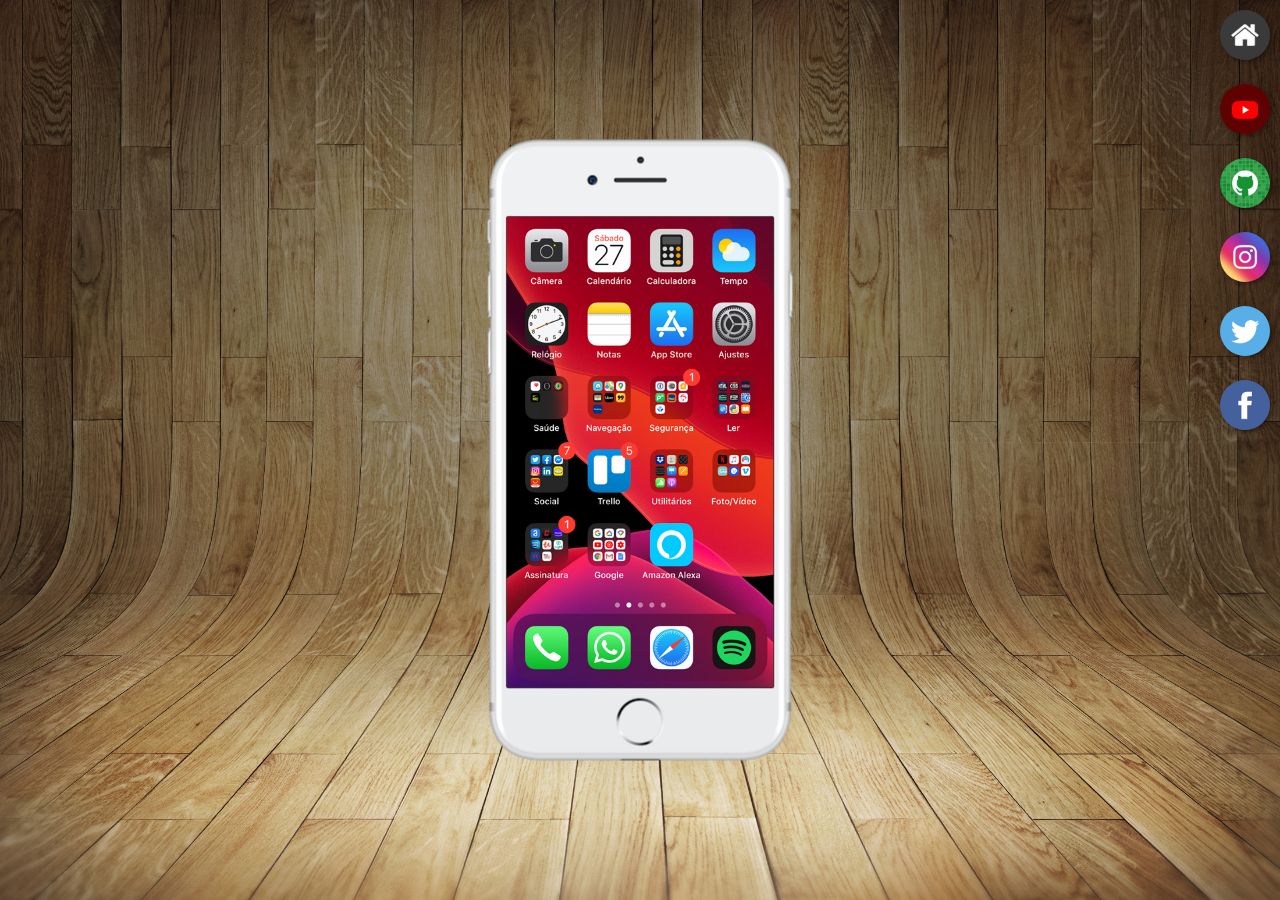
<file: index.html>
<!DOCTYPE html>
<html lang="pt-br">
<head>
    <meta charset="UTF-8">
    <meta name="viewport" content="width=device-width, initial-scale=1.0">
    <link rel="shortcut icon" href="favicon.ico" type="image/x-icon">
    <link rel="stylesheet" href="estilos/style.css">
    <title>Projeto Redes Sociais</title>    
</head>
<body>
    <main>
        <section id="telefone">
            <iframe src="home.html" name="tela" id="tela" frameborder="0"> seu navegador não é compatível com isso.</iframe>
        </section>
        <section id="redes-sociais">
            <a href="index.html" target="tela"><img src="imagens/logo-home.jpg" alt="Home"><br></a>
            <a href="youtubr.html" target="tela"><img src="imagens/logo-youtube.jpg" alt="Youtube"><br></a>
            <a href="github.html" target="tela"><img src="imagens/logo-github.jpg" alt="GitHub"><br></a>
            <a href="instagram.html" target="tela"><img src="imagens/logo-instagram.jpg" alt="Instagram"><br></a>
            <a href="twiter.html" target="tela"><img src="imagens/logo-twitter.jpg" alt="Twiter"><br></a>
            <a href="facebook.html" target="tela"><img src="imagens/logo-facebook.jpg" alt="Facebook"><br></a>
        </section>
    </main>
</body>
</html>
</file>
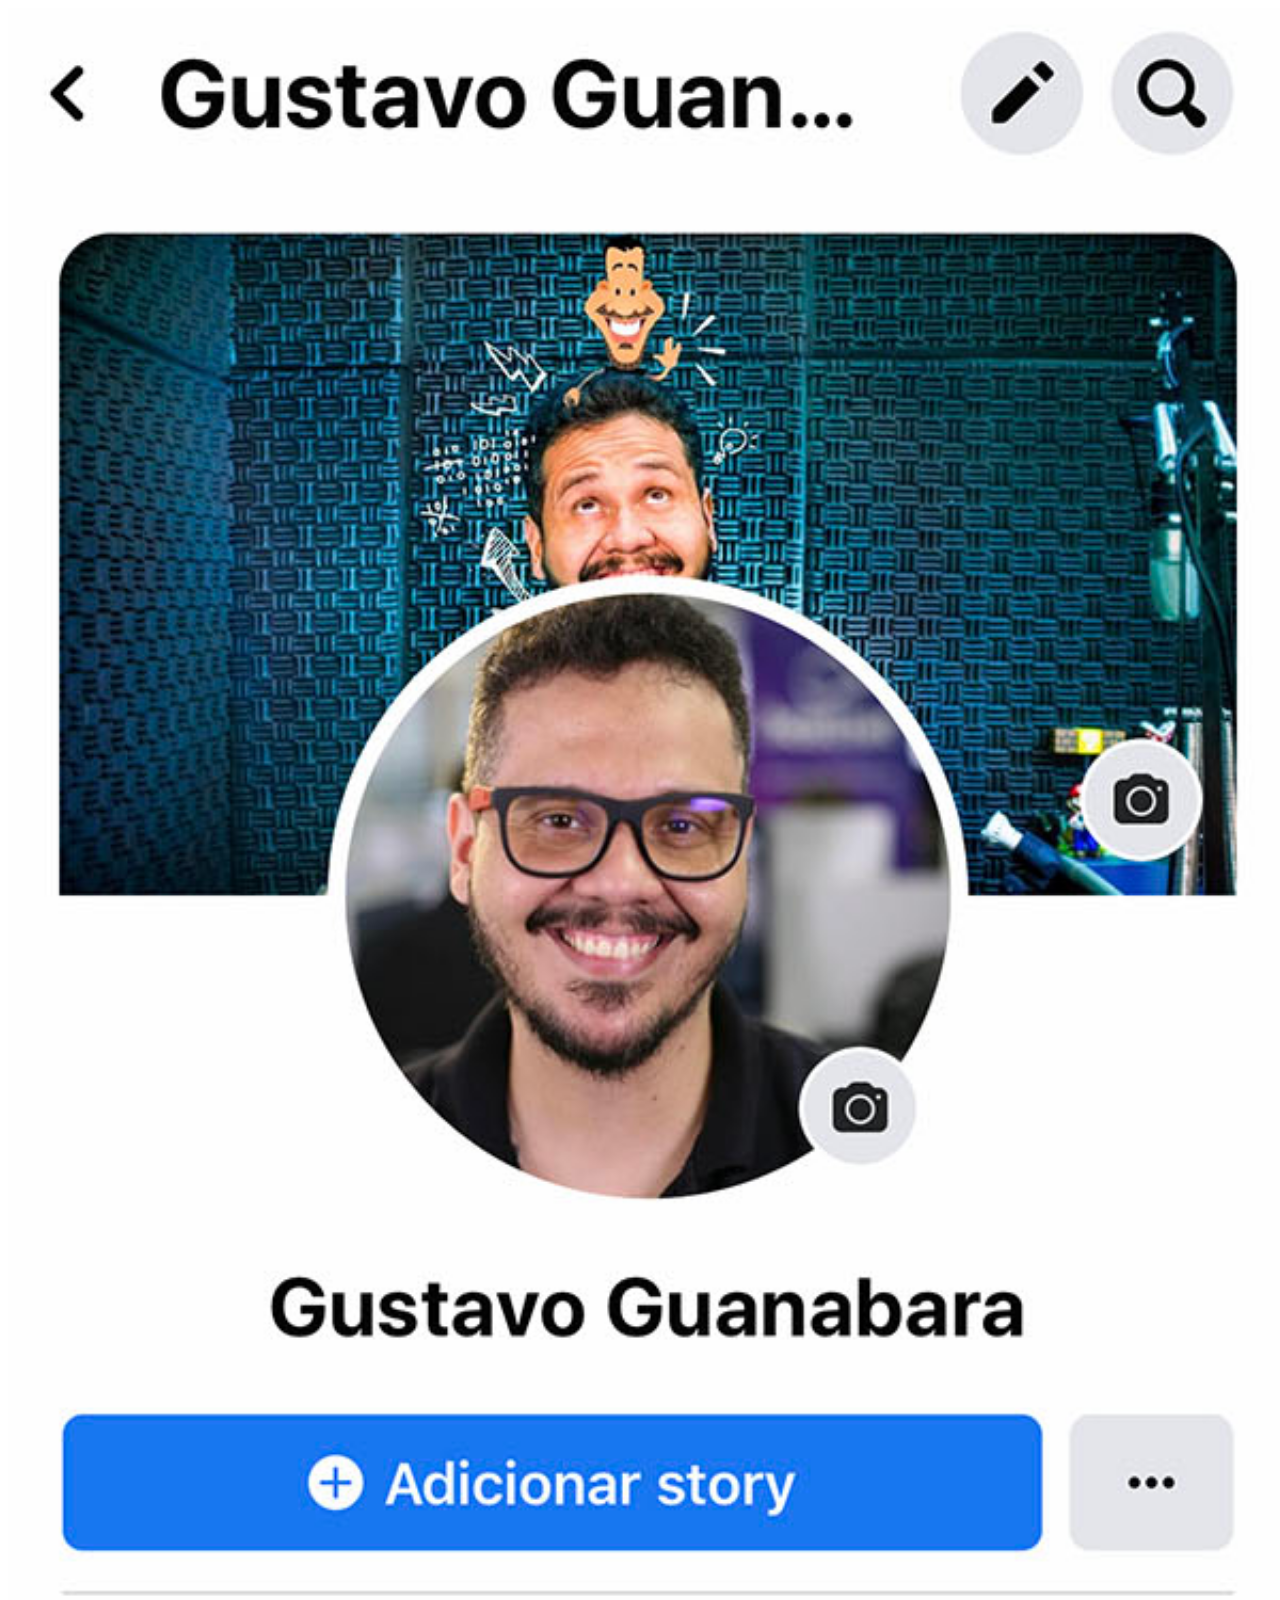
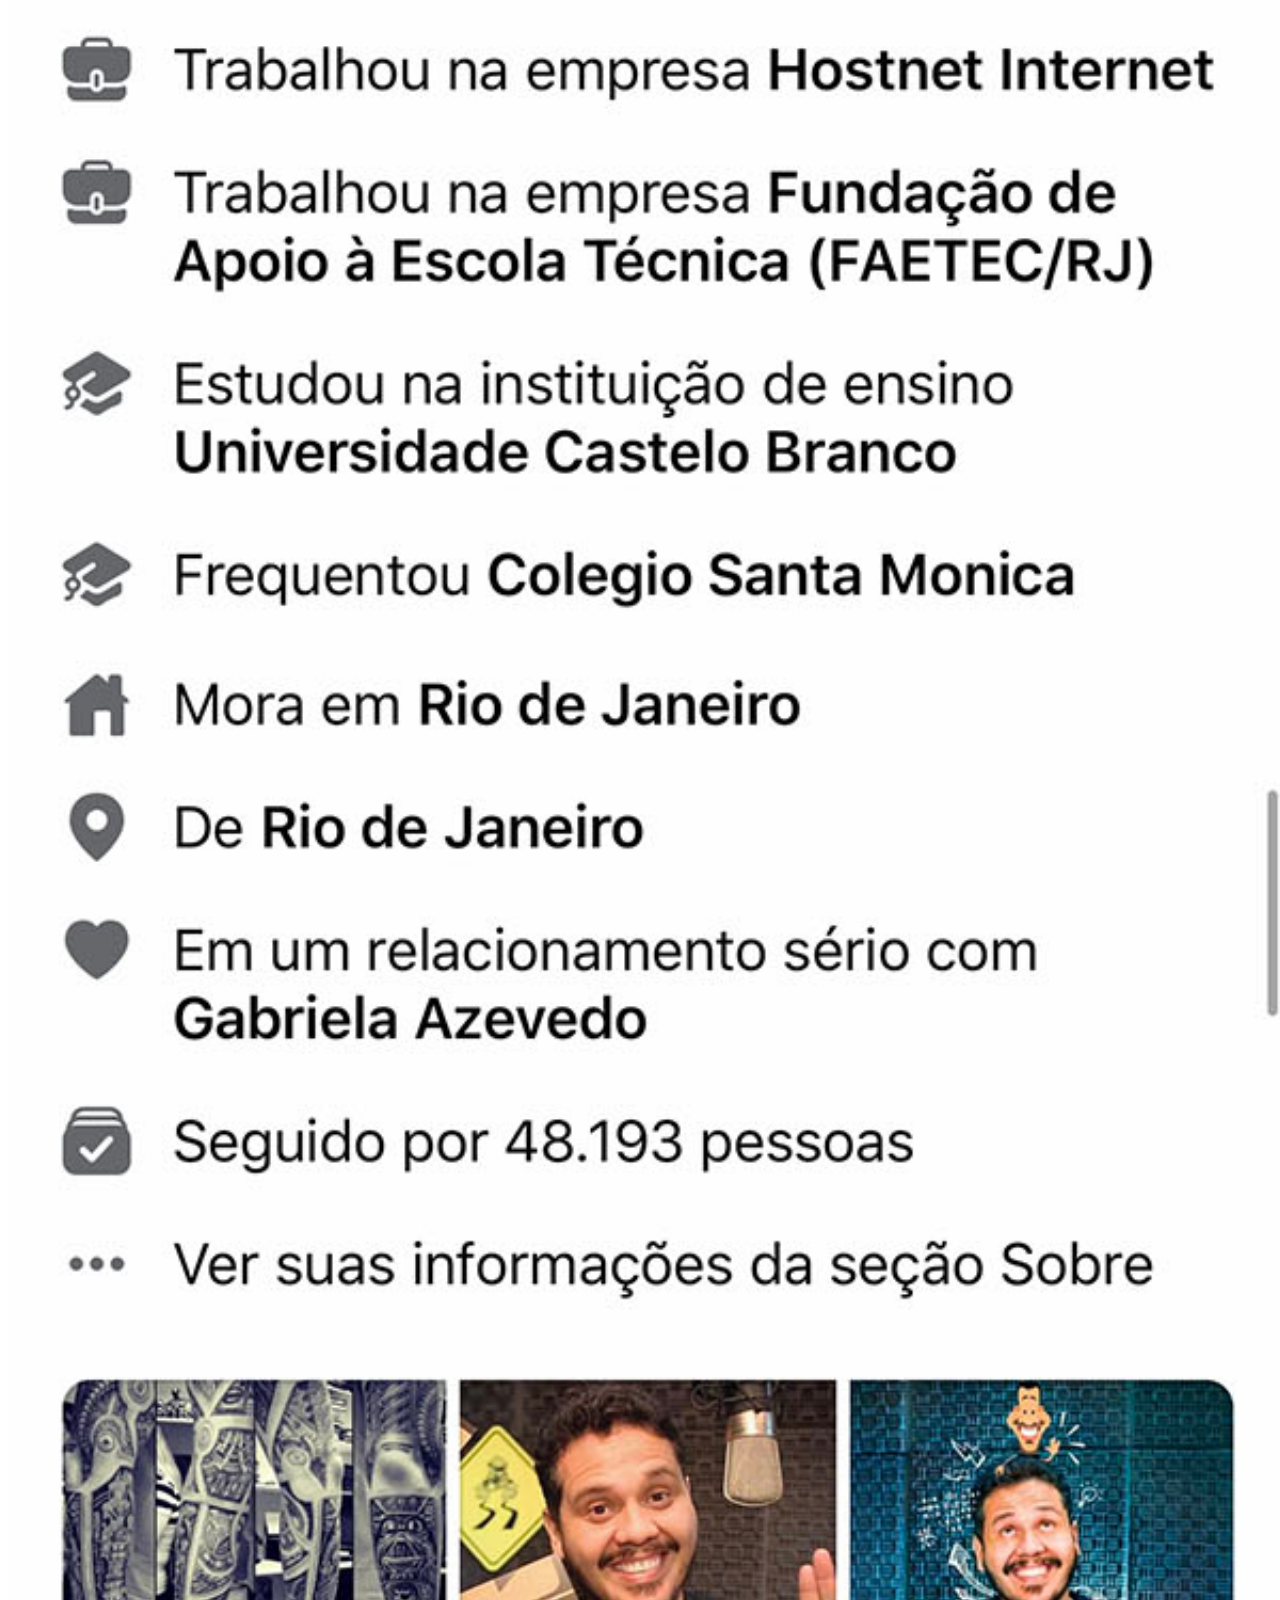
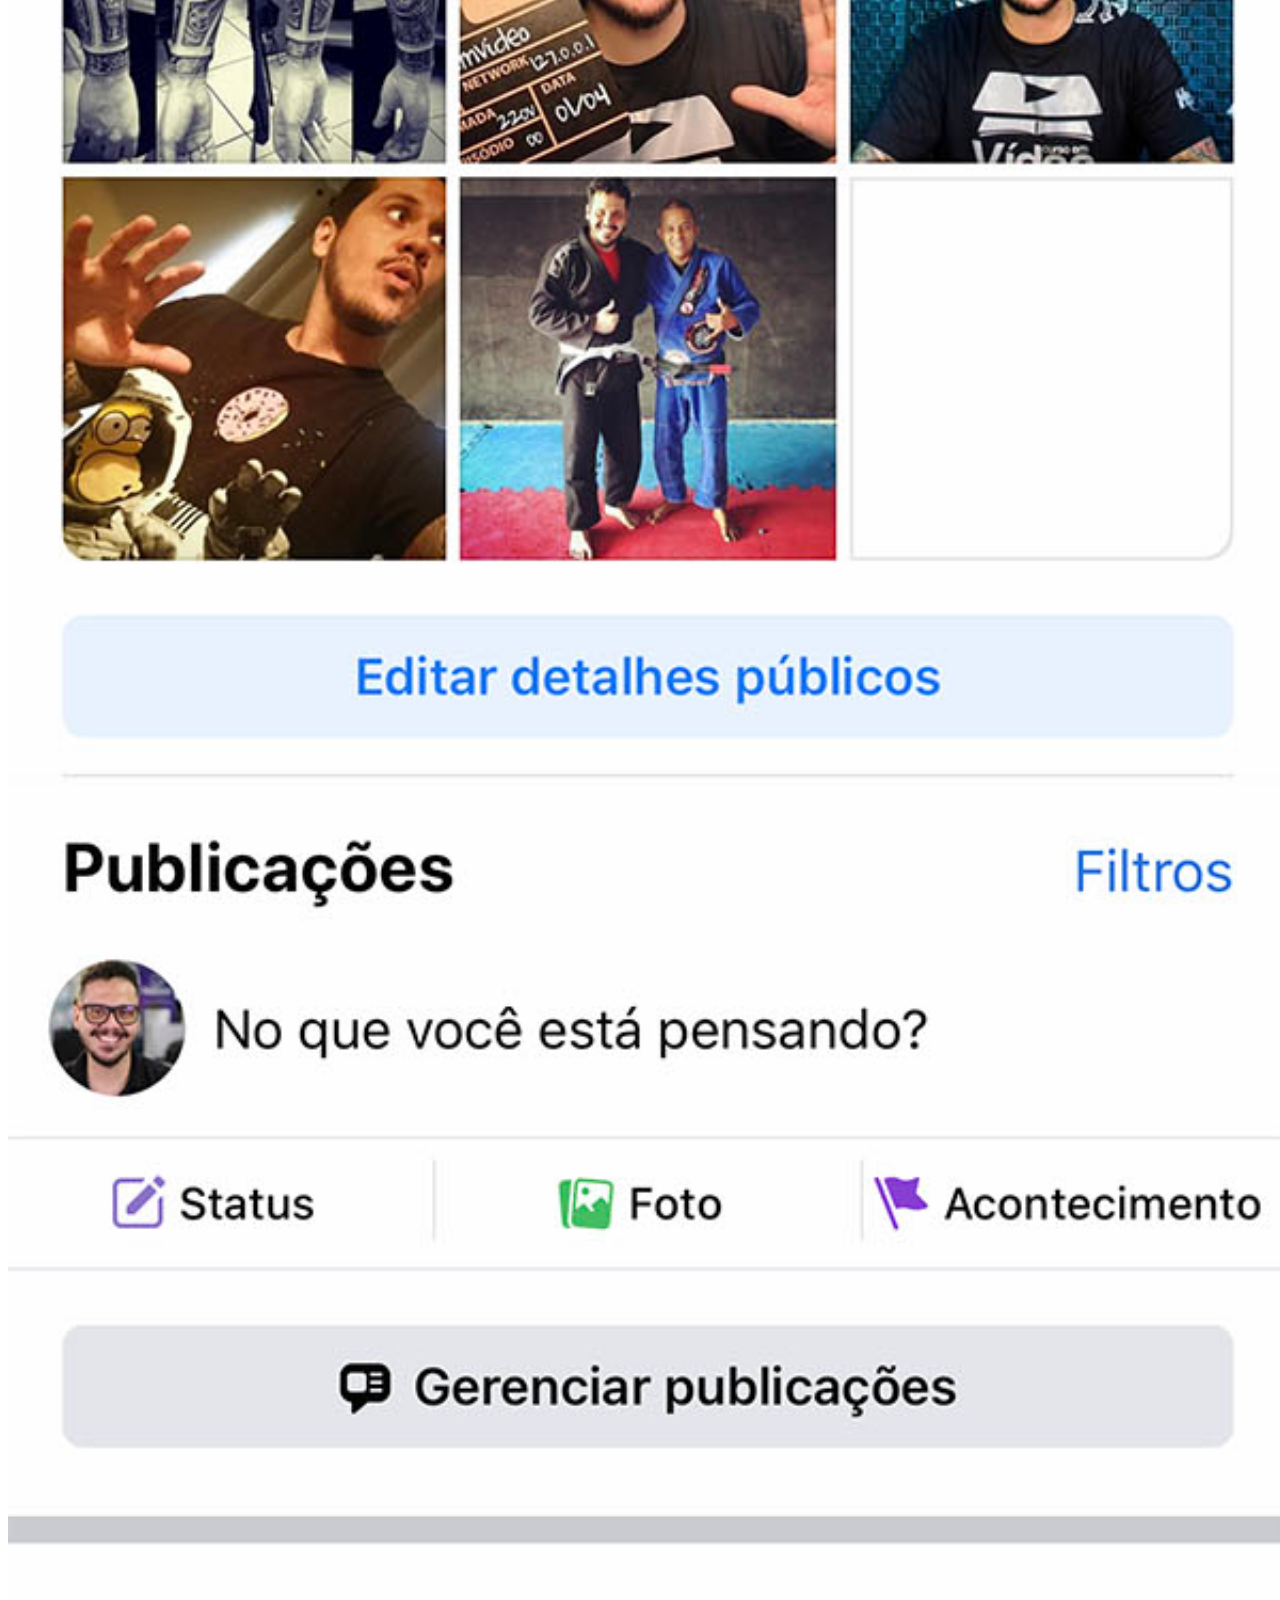
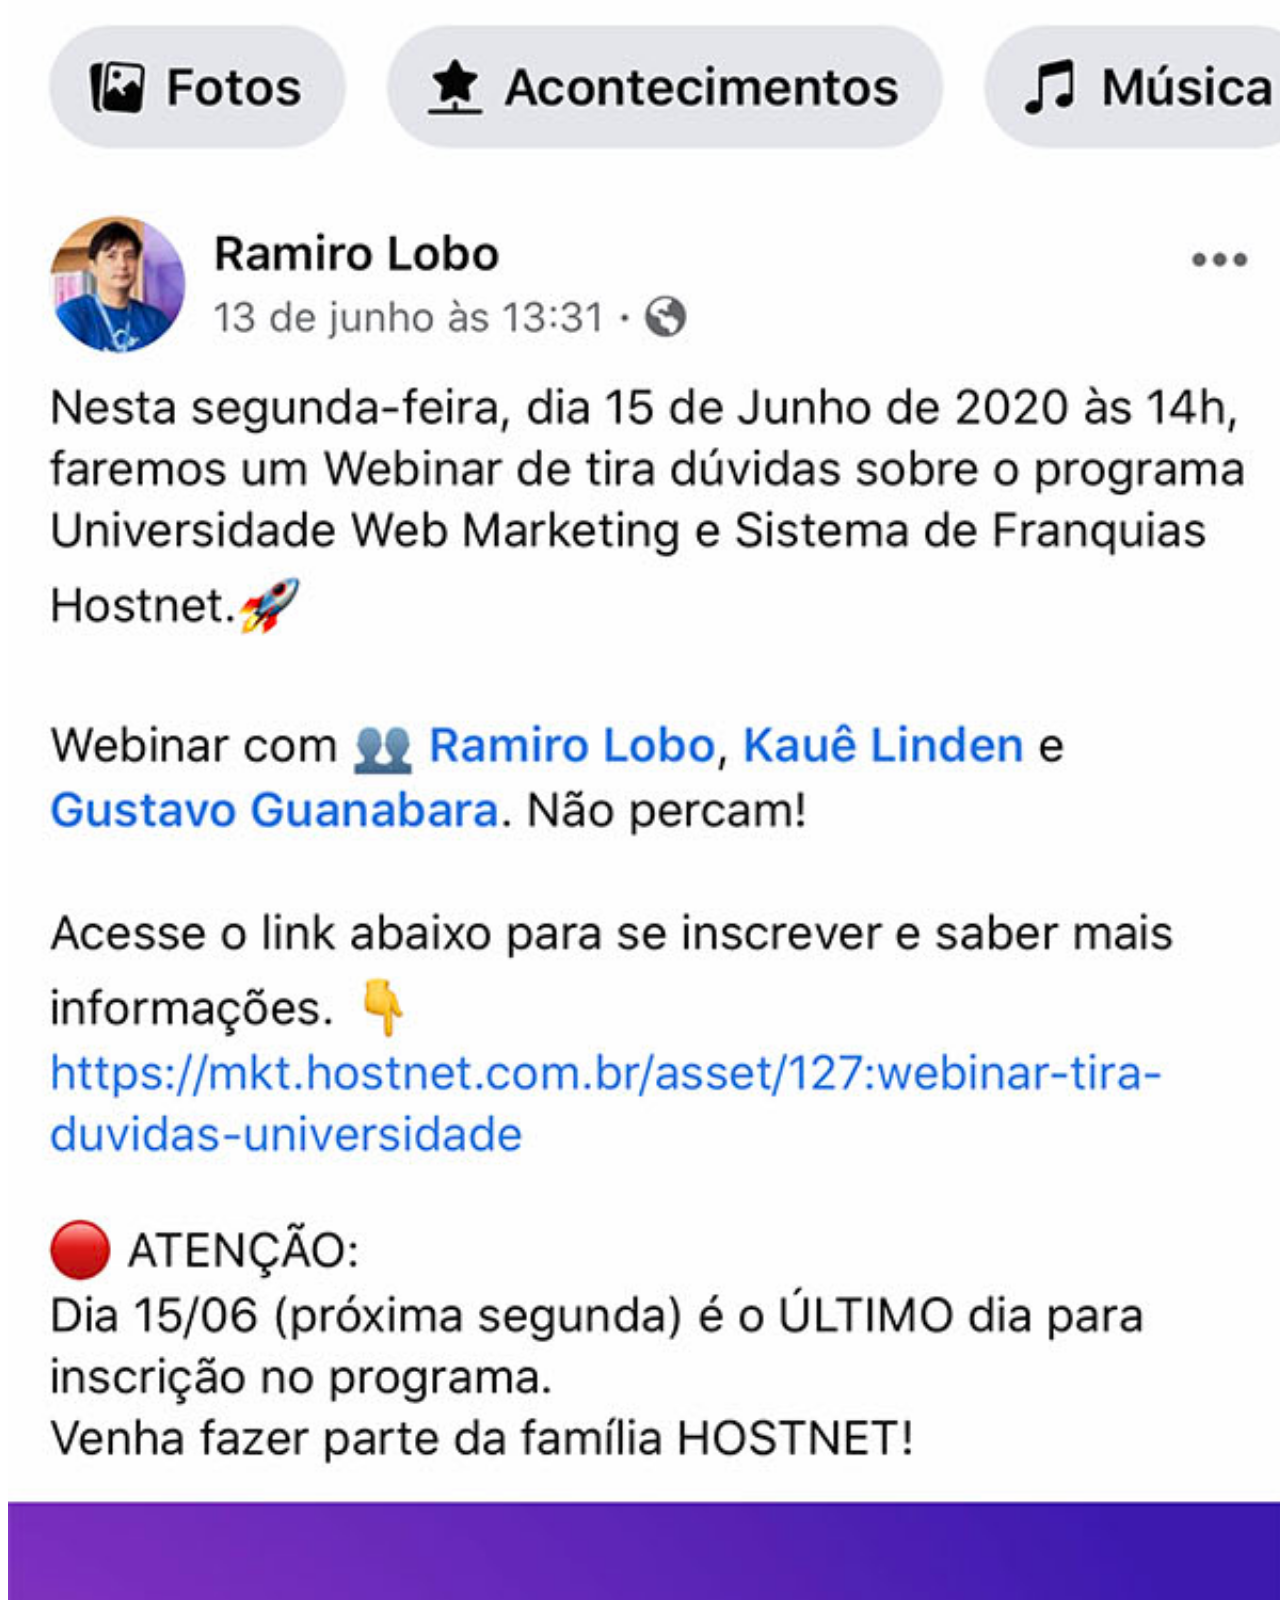
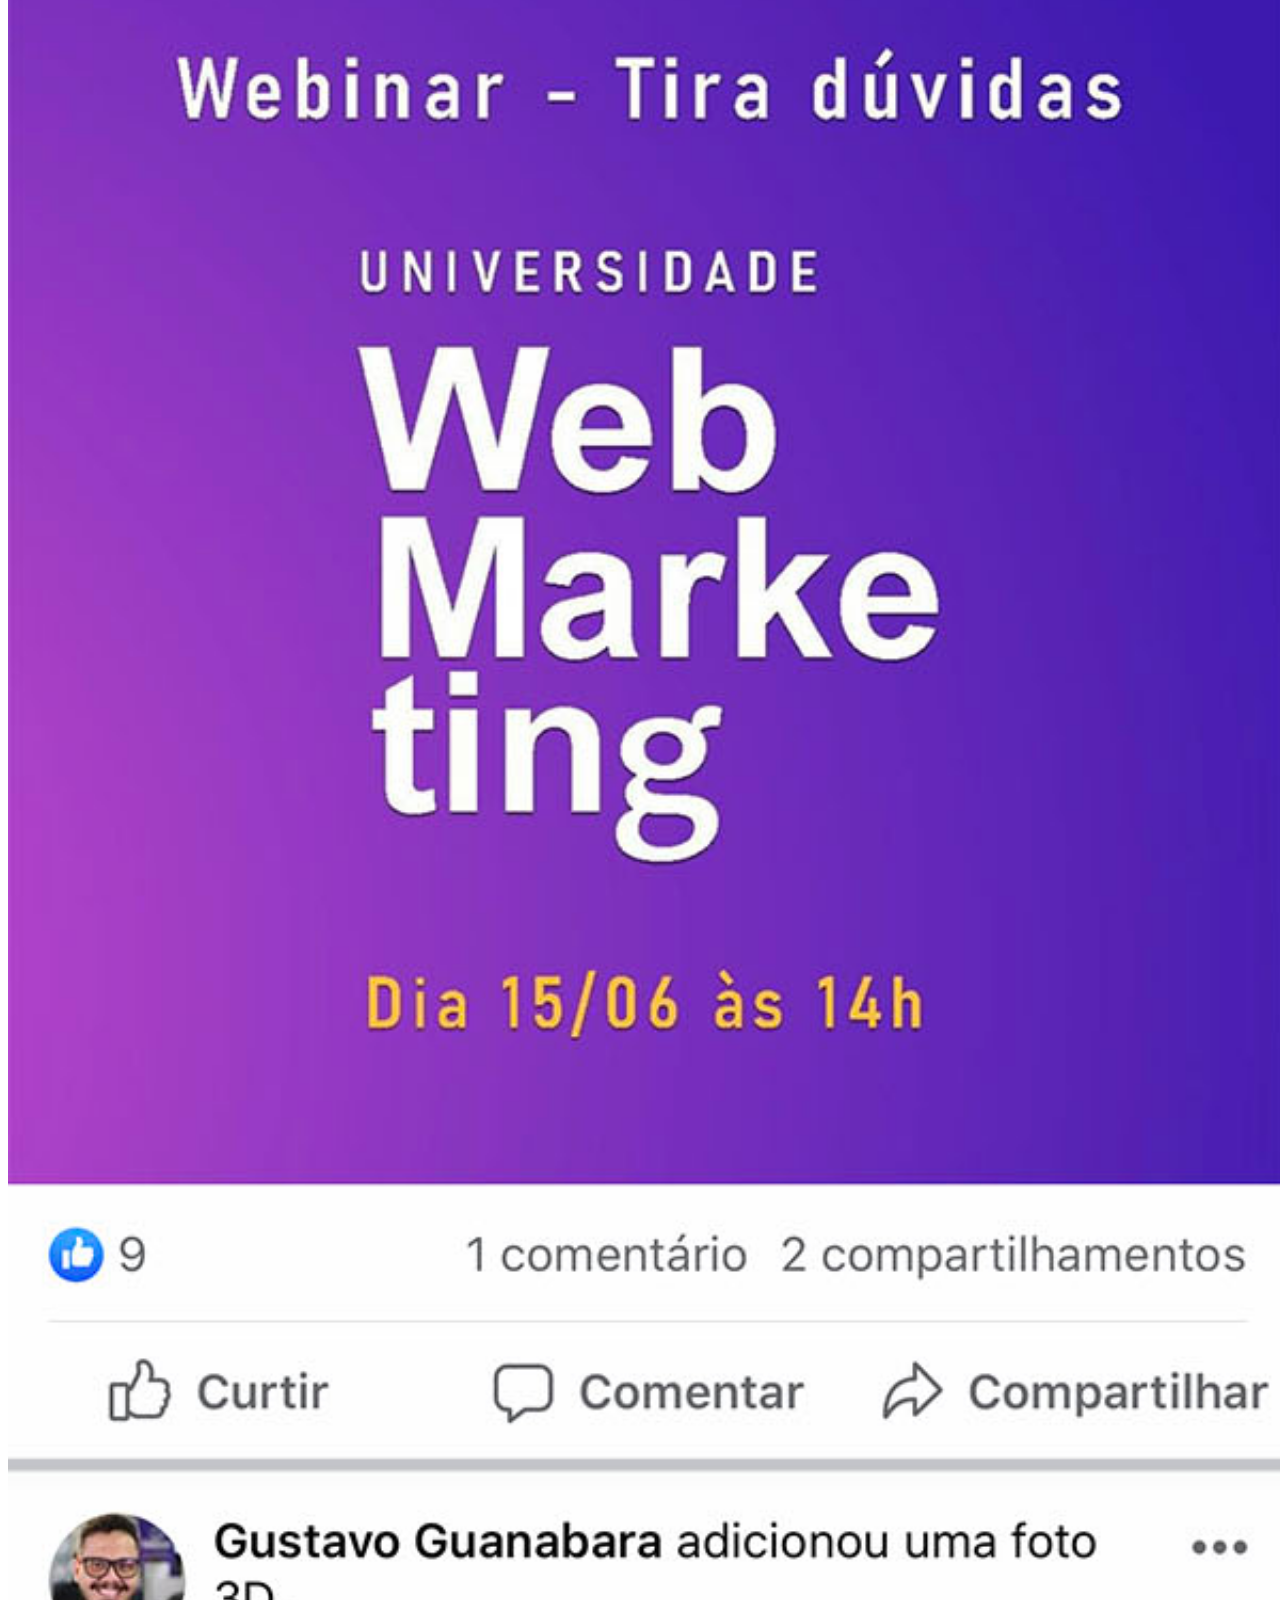
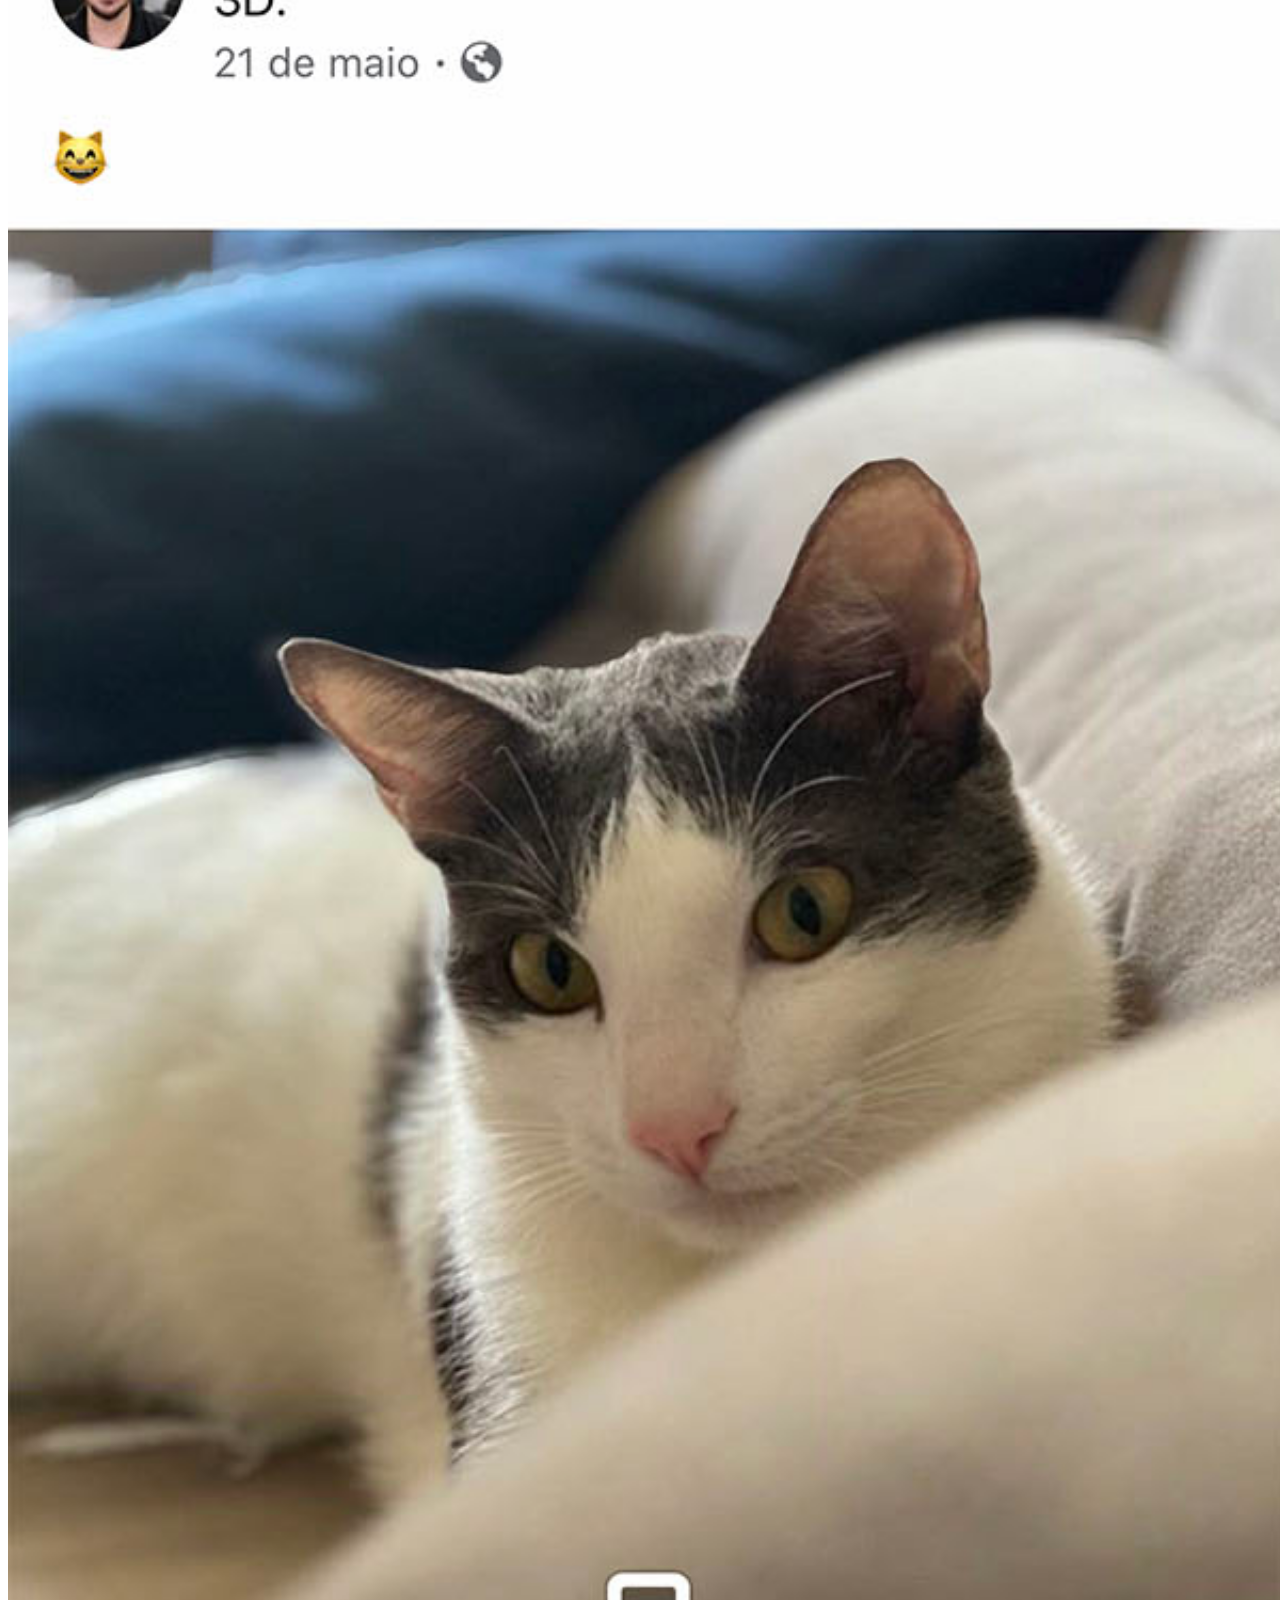
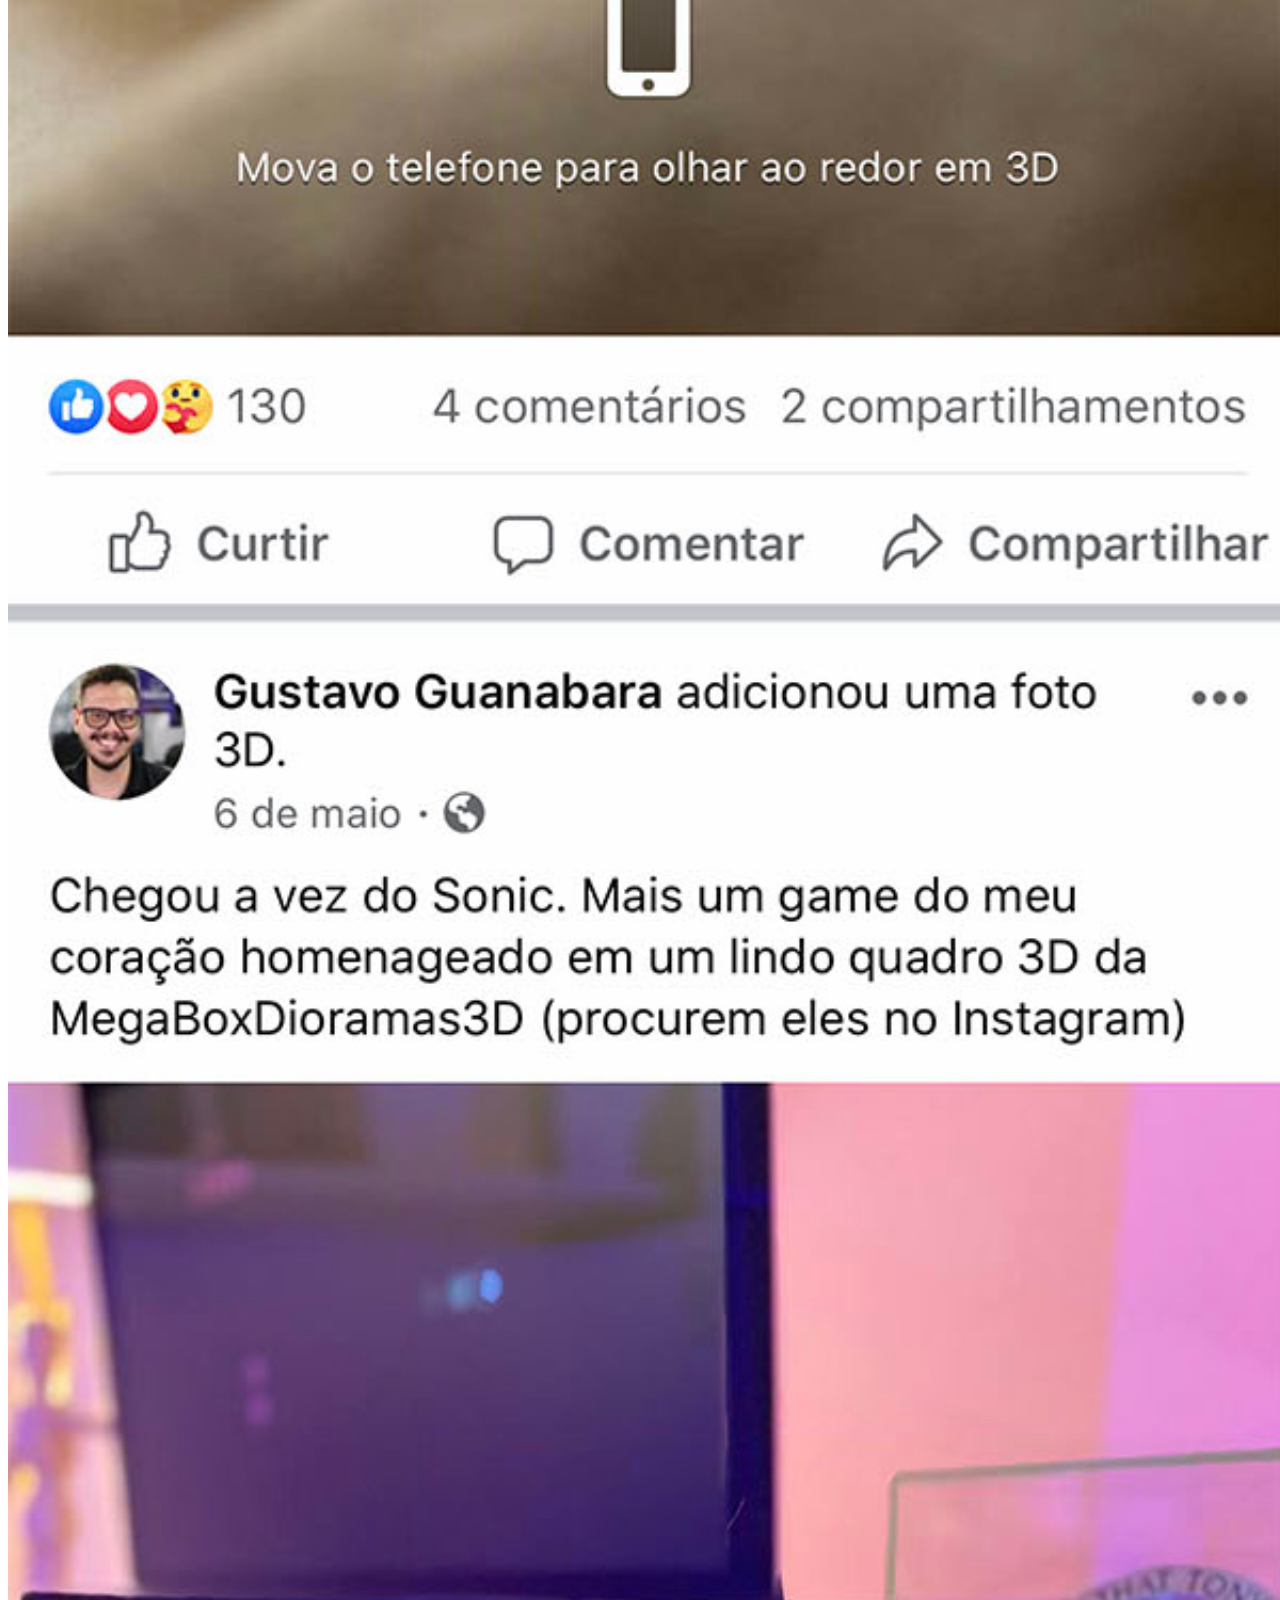
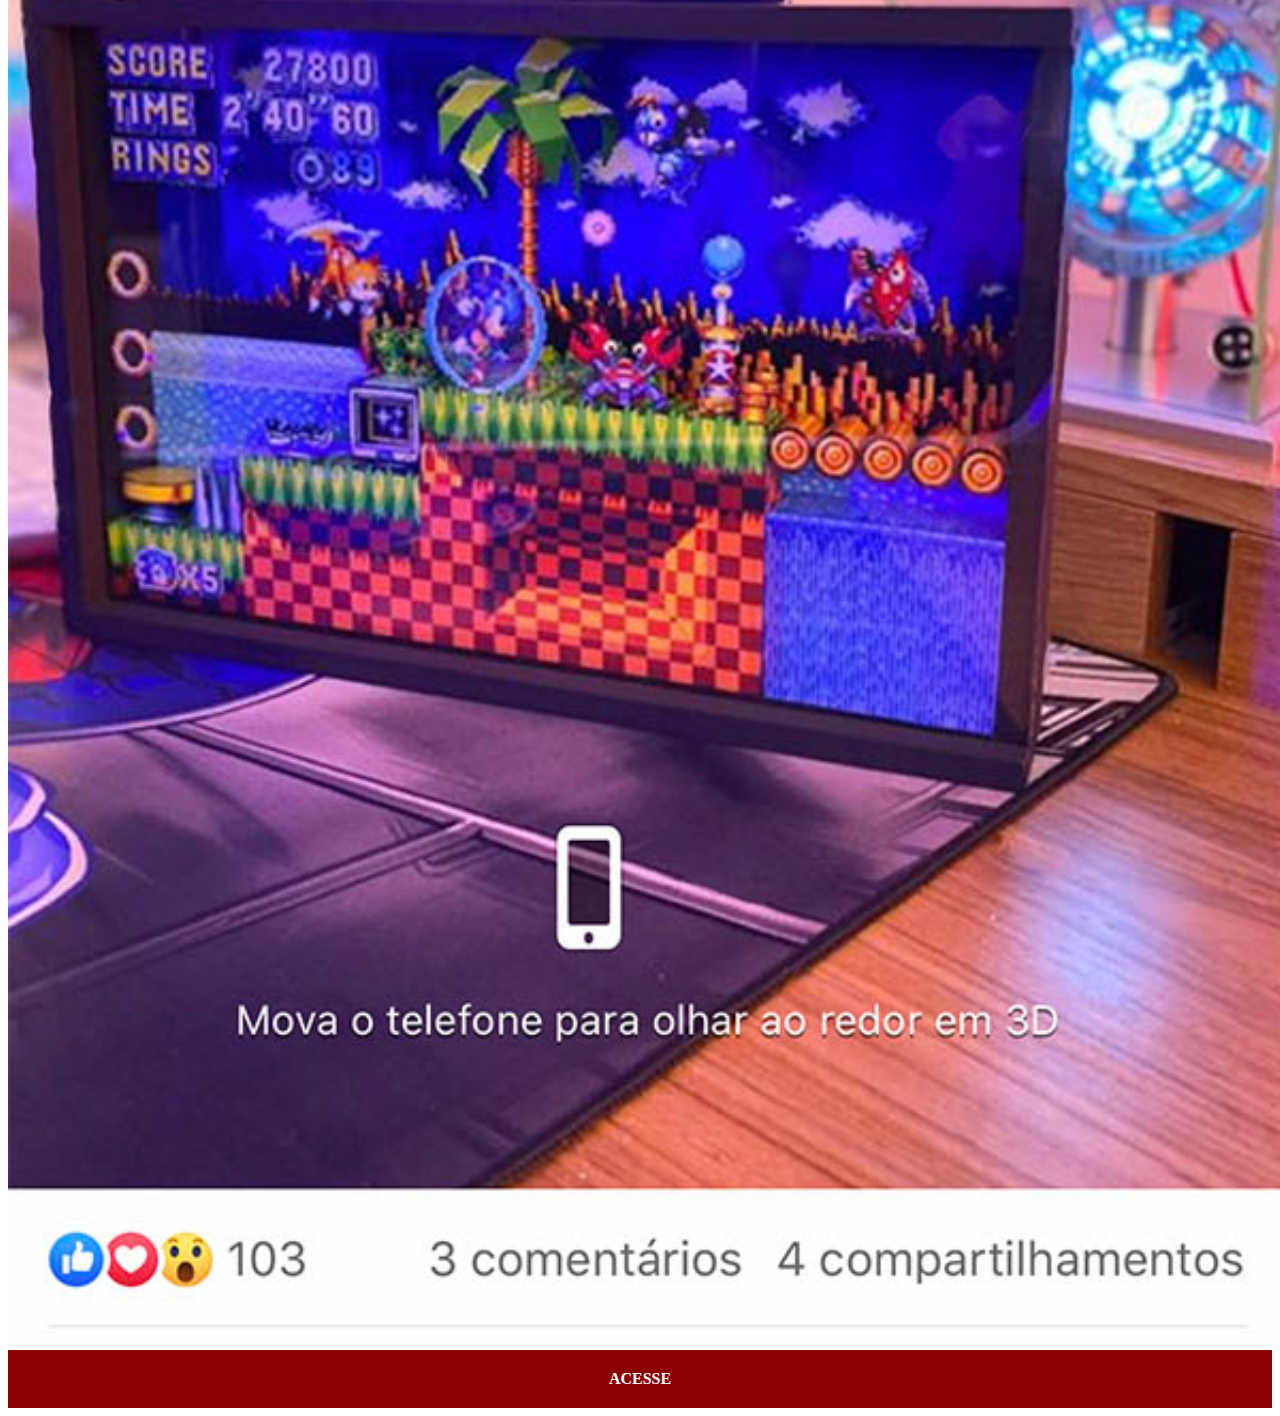
<file: facebook.html>
<!DOCTYPE html>
<html lang="pt-br">
<head>
    <meta charset="UTF-8">
    <meta name="viewport" content="width=device-width, initial-scale=1.0">
    <title>Faxebook</title>
    <link rel="stylesheet" href="estilos/social.css">
</head>
<body>
    <img src="imagens/tela-facebook.jpg" alt="Facebook">
    <a href="https://www.facebook.com/gustavoguanabara/?locale=pt_BR" target="_blank">ACESSE</a>
    
</body>
</html>
</file>
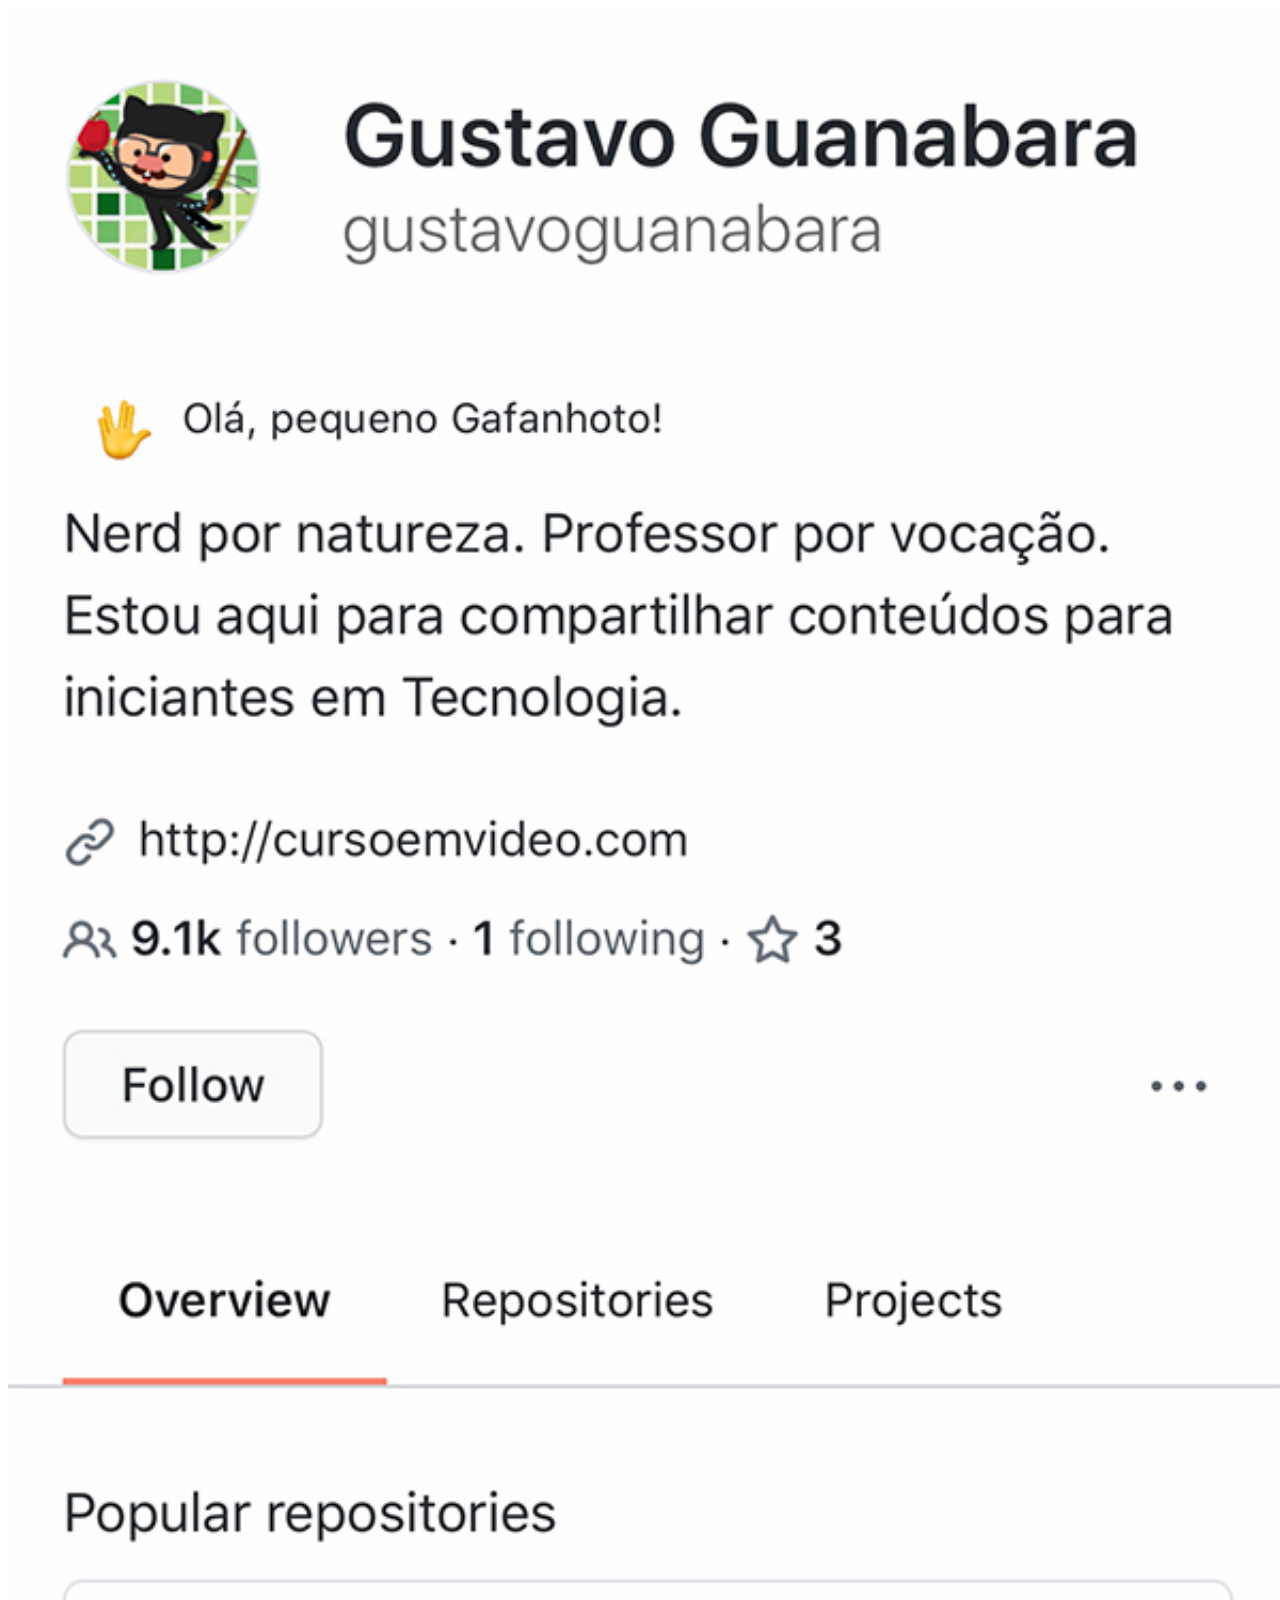
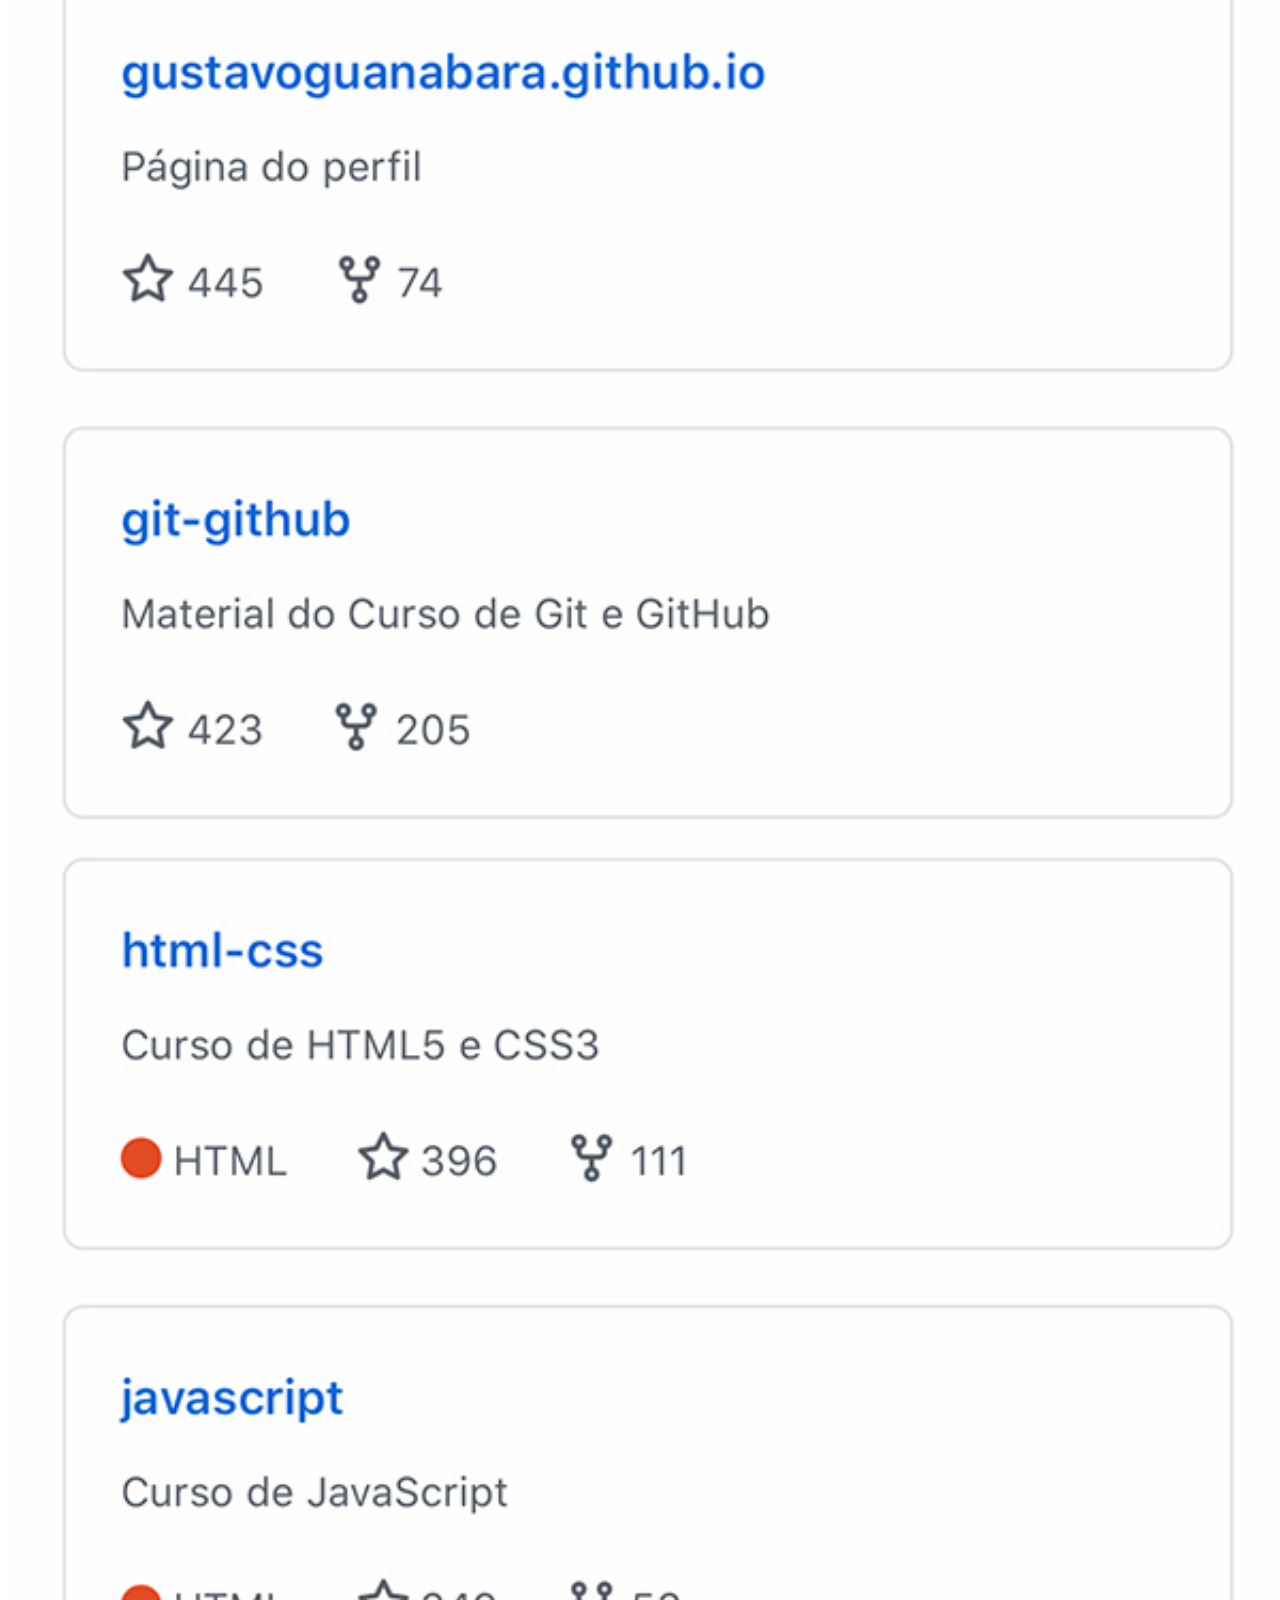
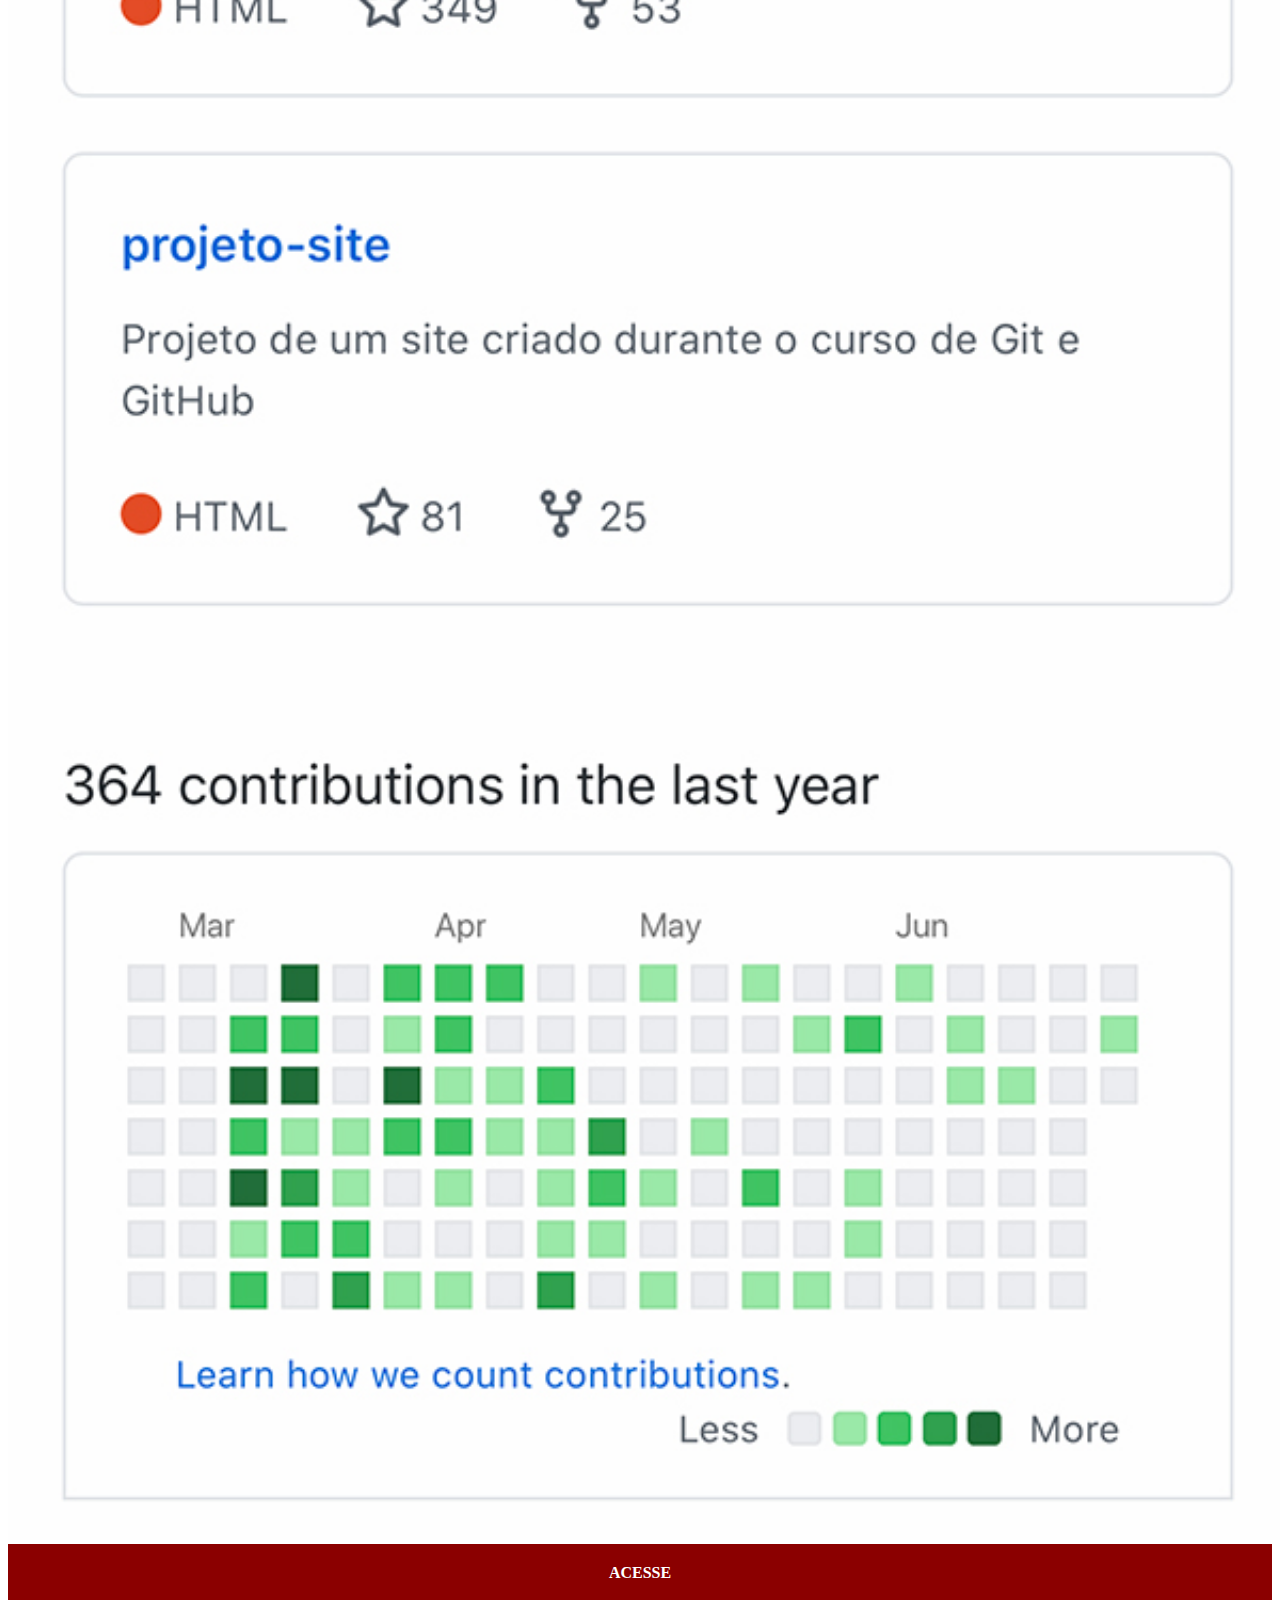
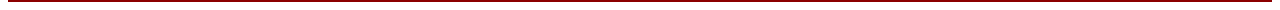
<file: github.html>
<!DOCTYPE html>
<html lang="pt-br">
<head>
    <meta charset="UTF-8">
    <meta name="viewport" content="width=device-width, initial-scale=1.0">
    <title>GitHub</title>
    <link rel="stylesheet" href="estilos/social.css">
</head>
<body>
    <img src="imagens/tela-github.jpg" alt="Github">
    <a href="https://github.com/gustavoguanabara/" target="_blank">ACESSE</a>
</body>
</html>
</file>
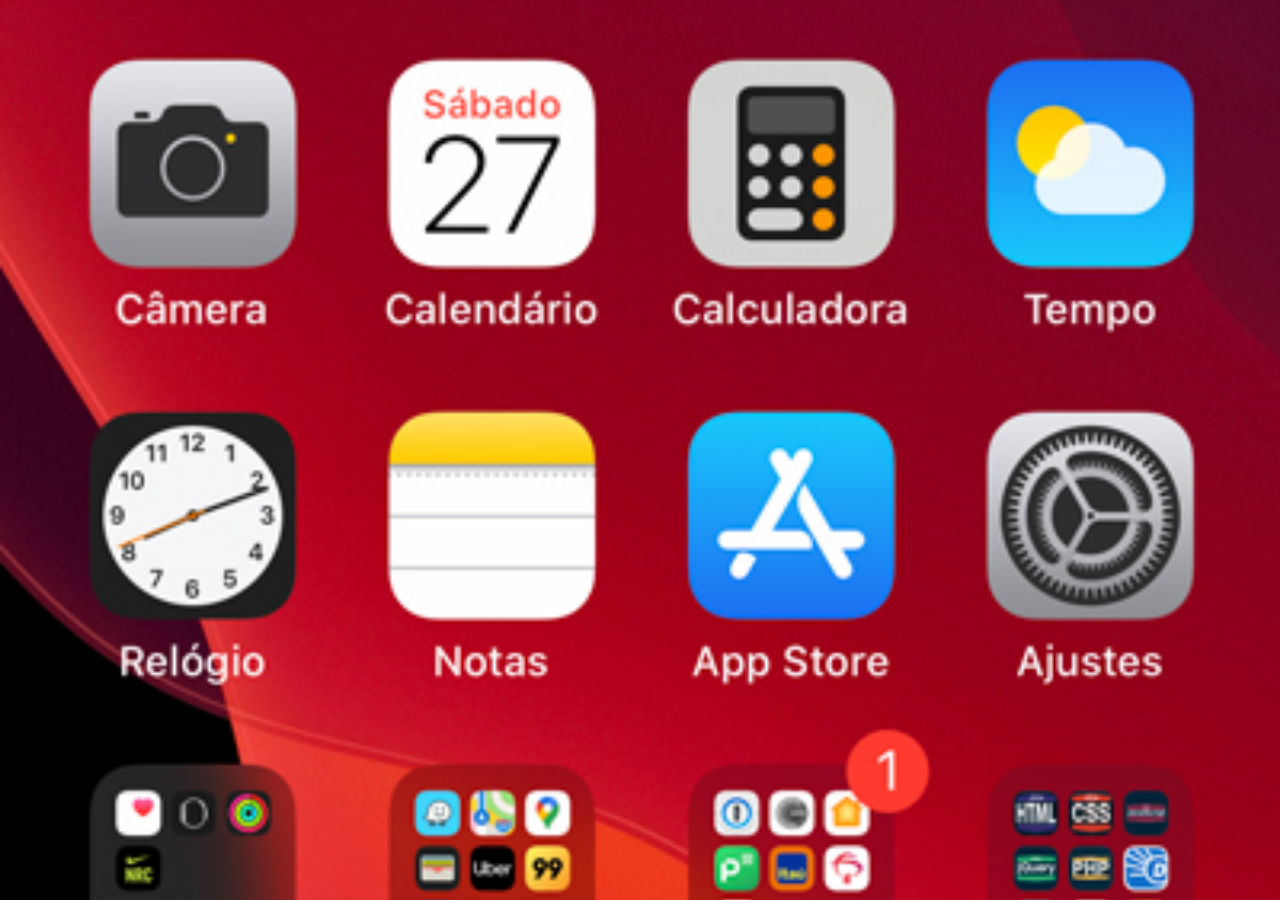
<file: home.html>
<!DOCTYPE html>
<html lang="pt-br">
<head>
    <meta charset="UTF-8">
    <meta name="viewport" content="width=device-width, initial-scale=1.0">
    <title>Home</title>
</head>
<style>
    * {
        margin: 0px;
        padding: 0px;
    }

    body {
        width: 100vw;
        height: 100vh;
        background: black url('imagens/tela-home.jpg') no-repeat top center;
        background-size: cover; 
    }
</style>
<body>
    
</body>
</html>
</file>
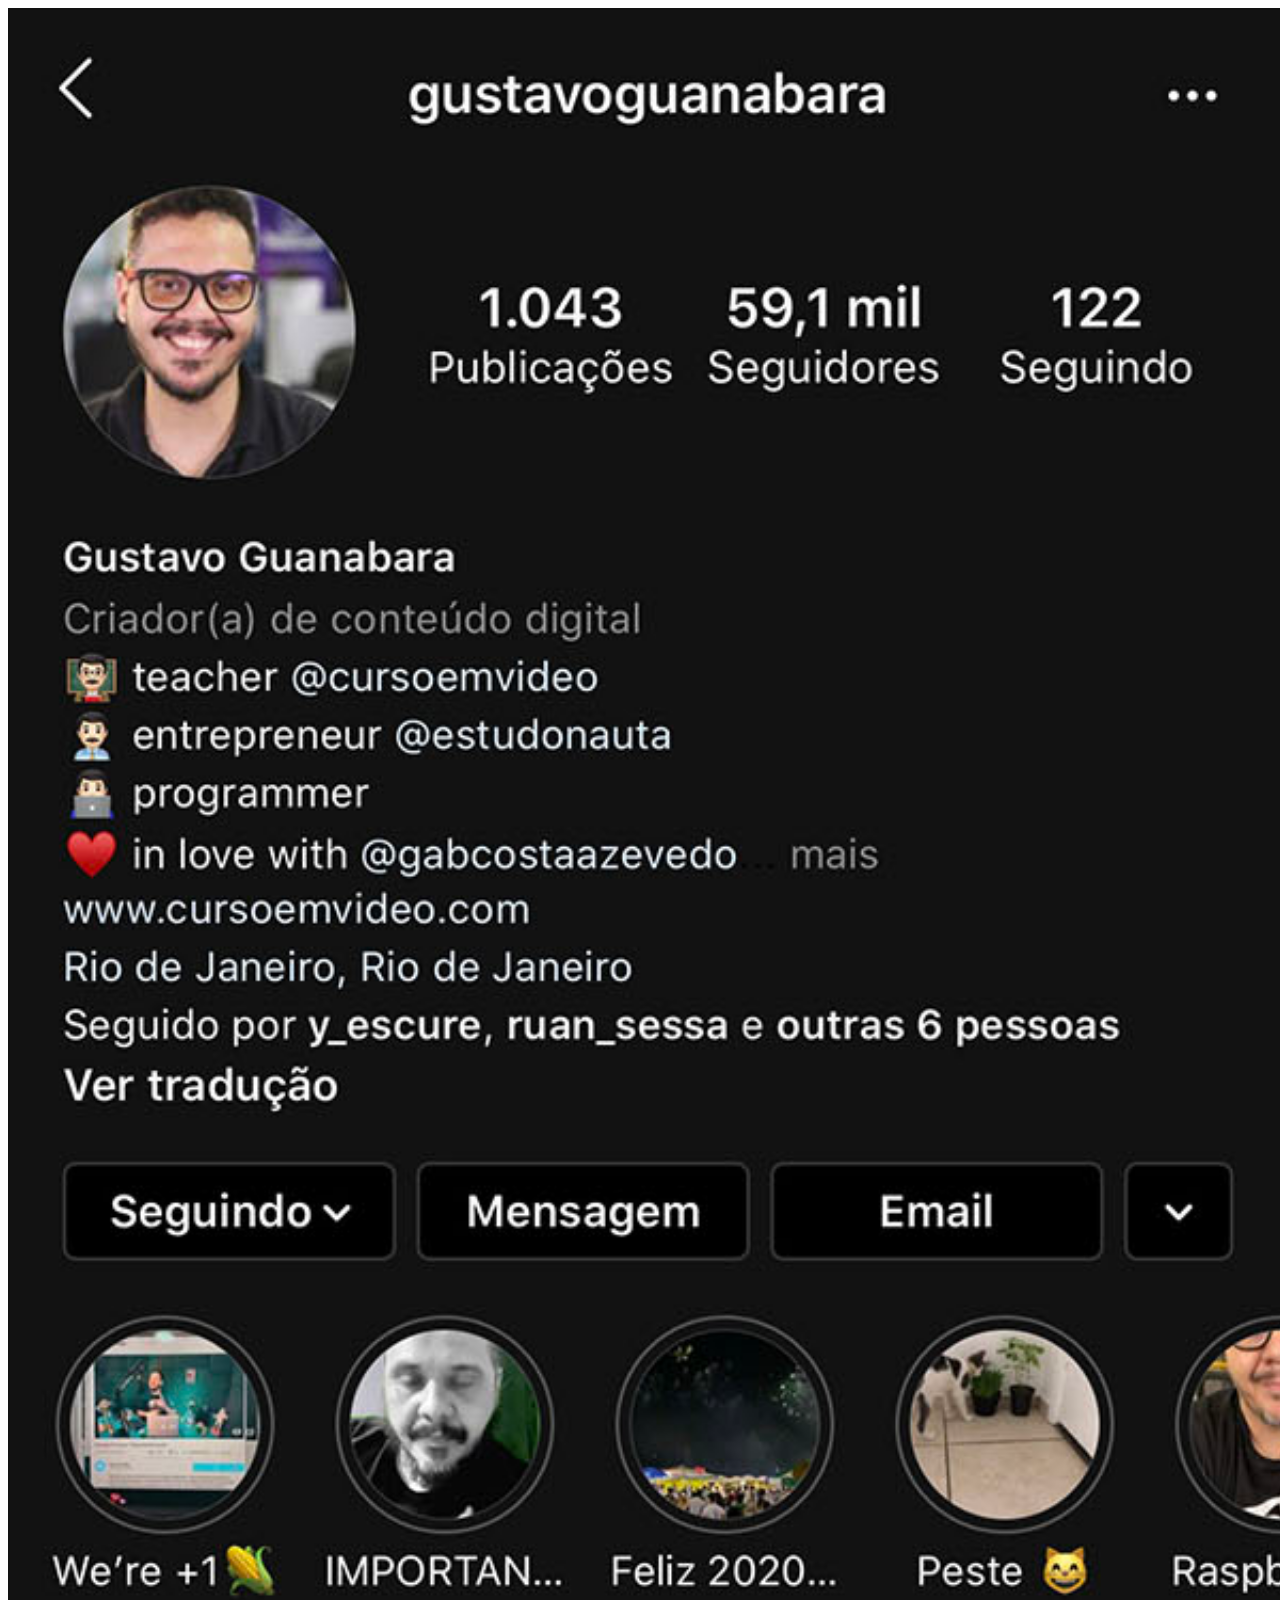
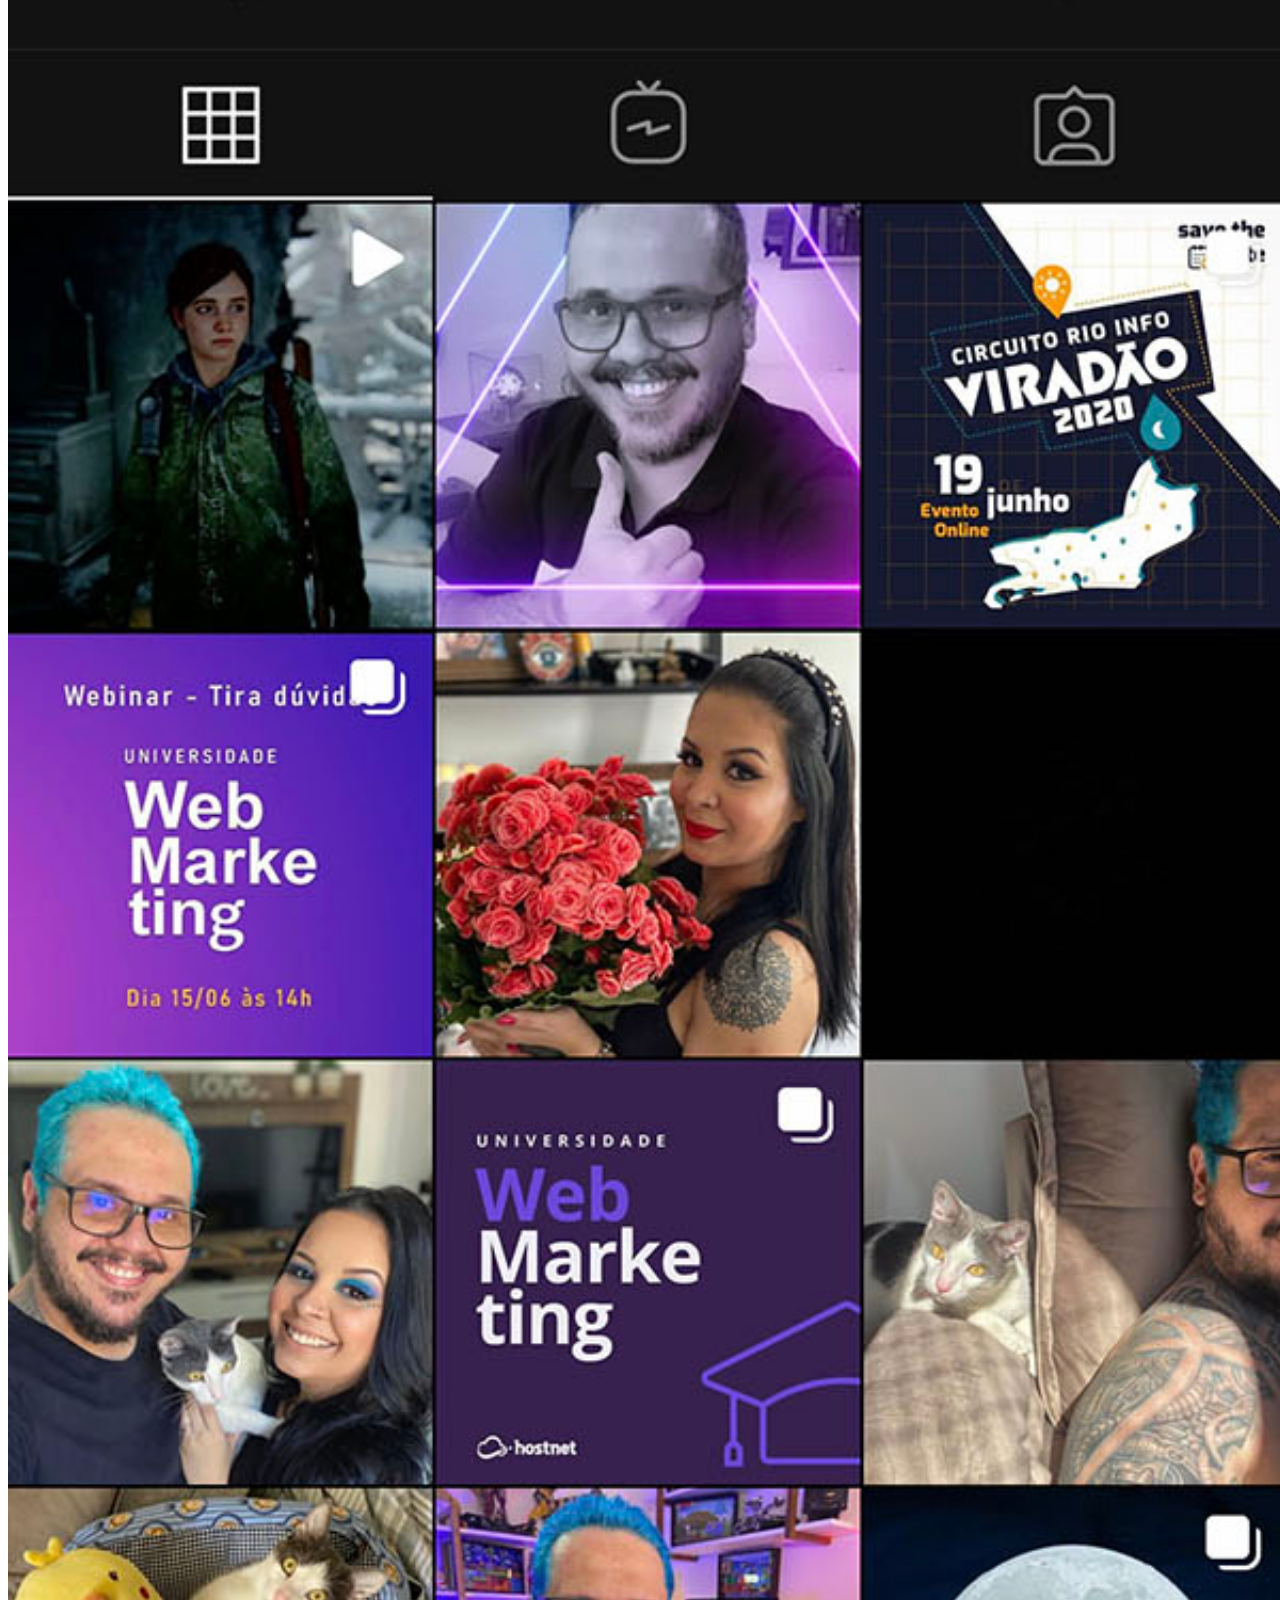
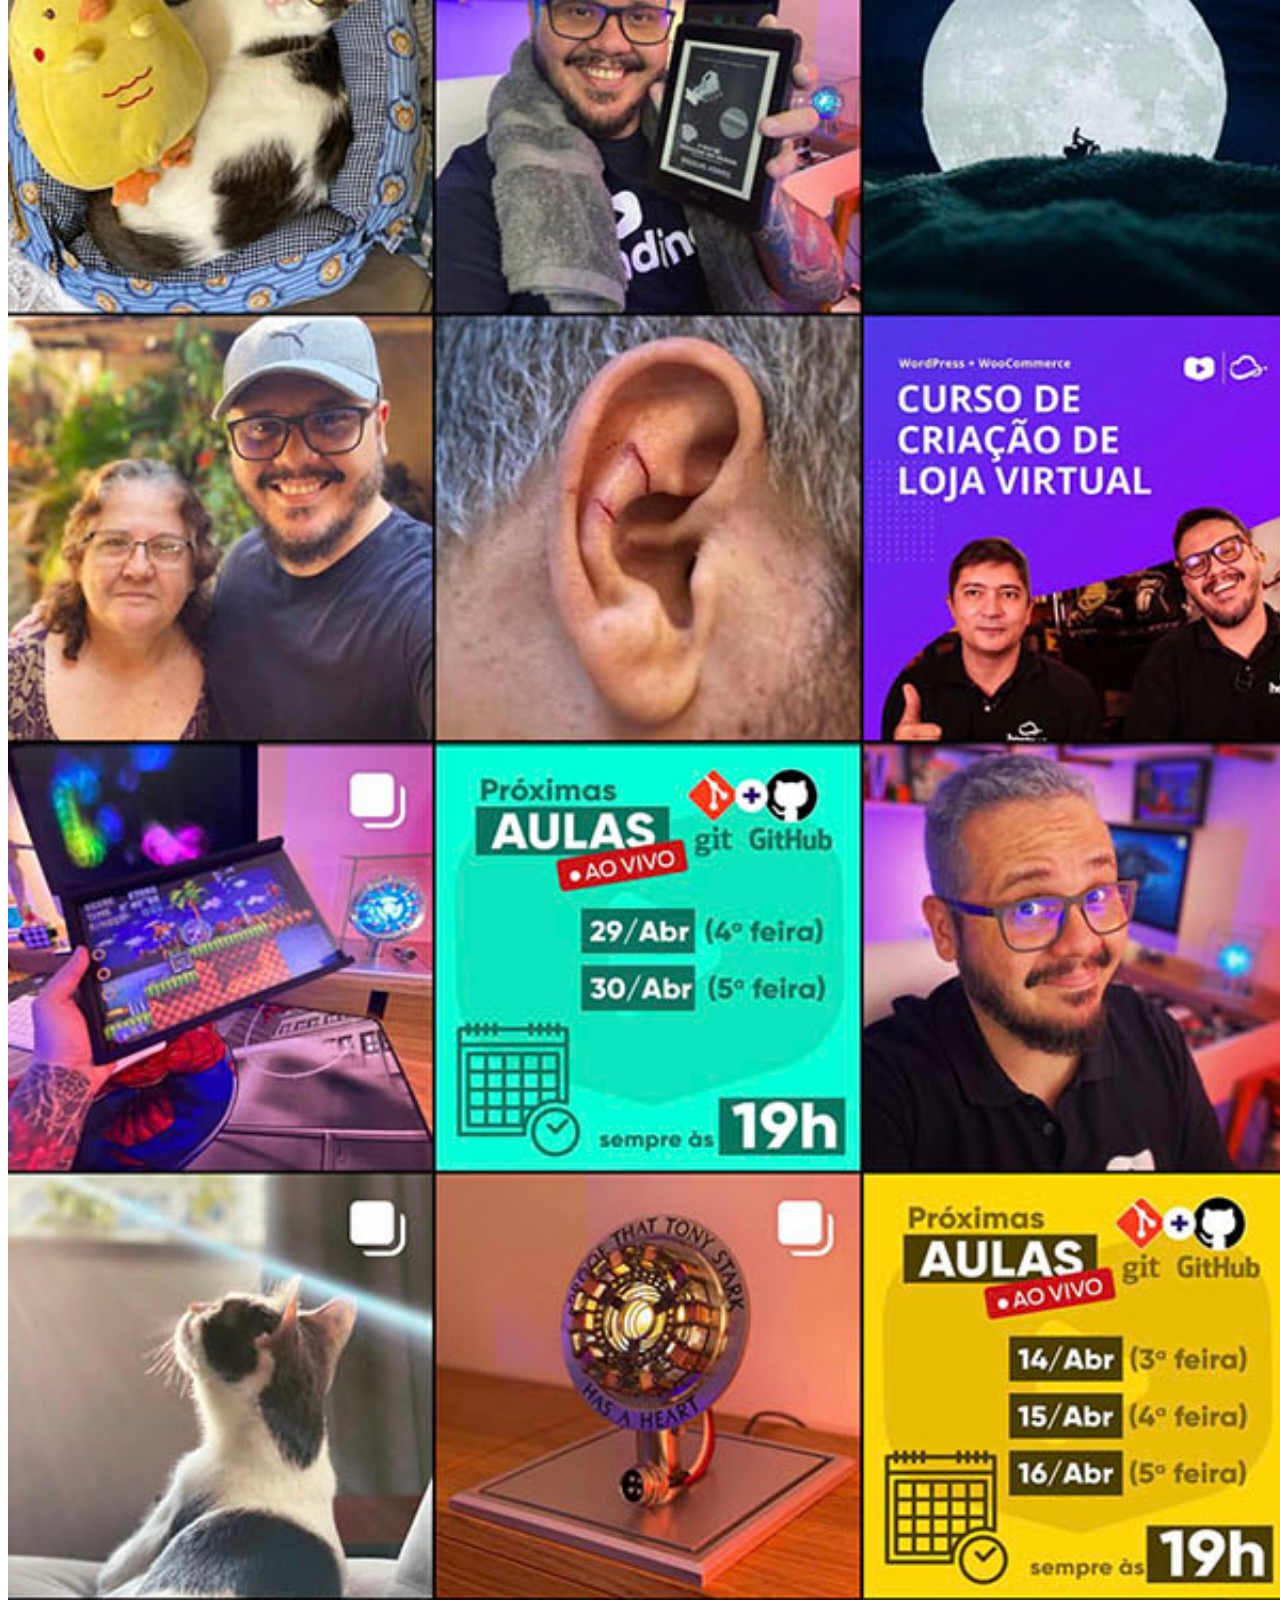
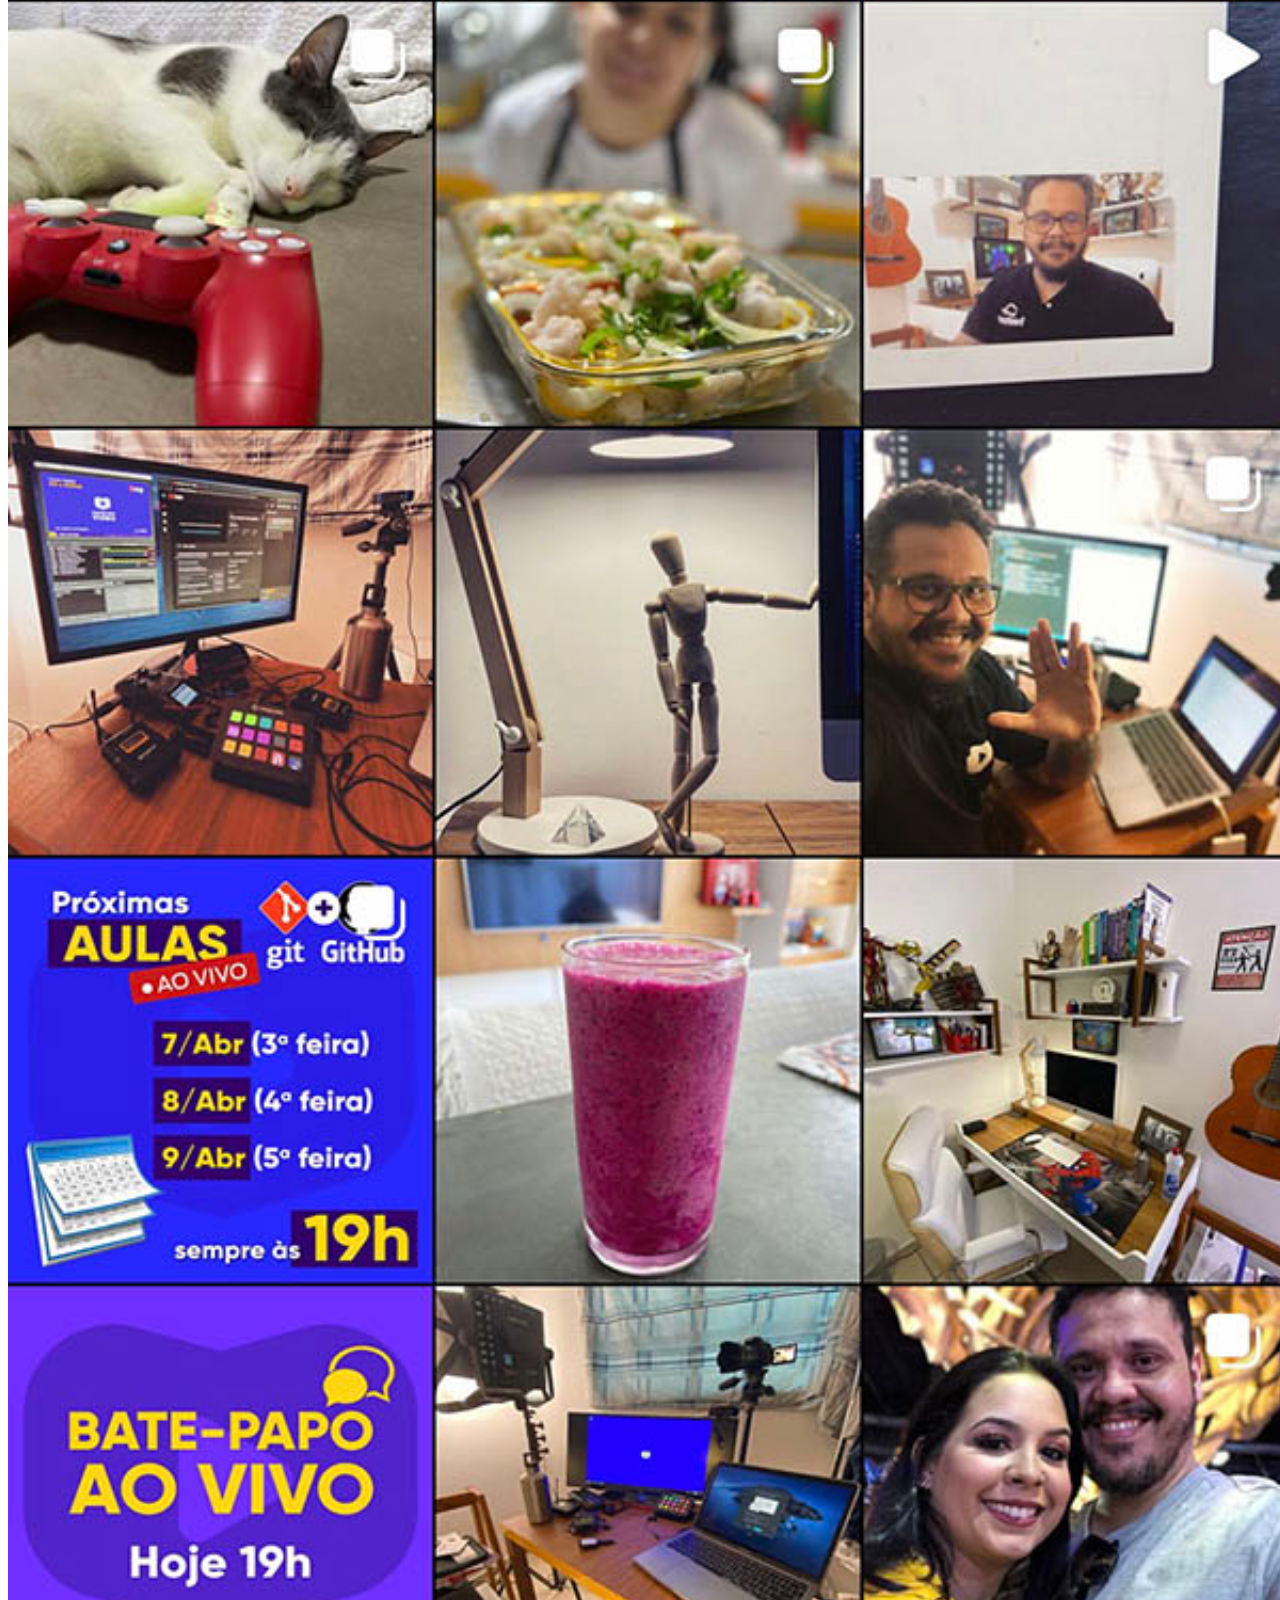
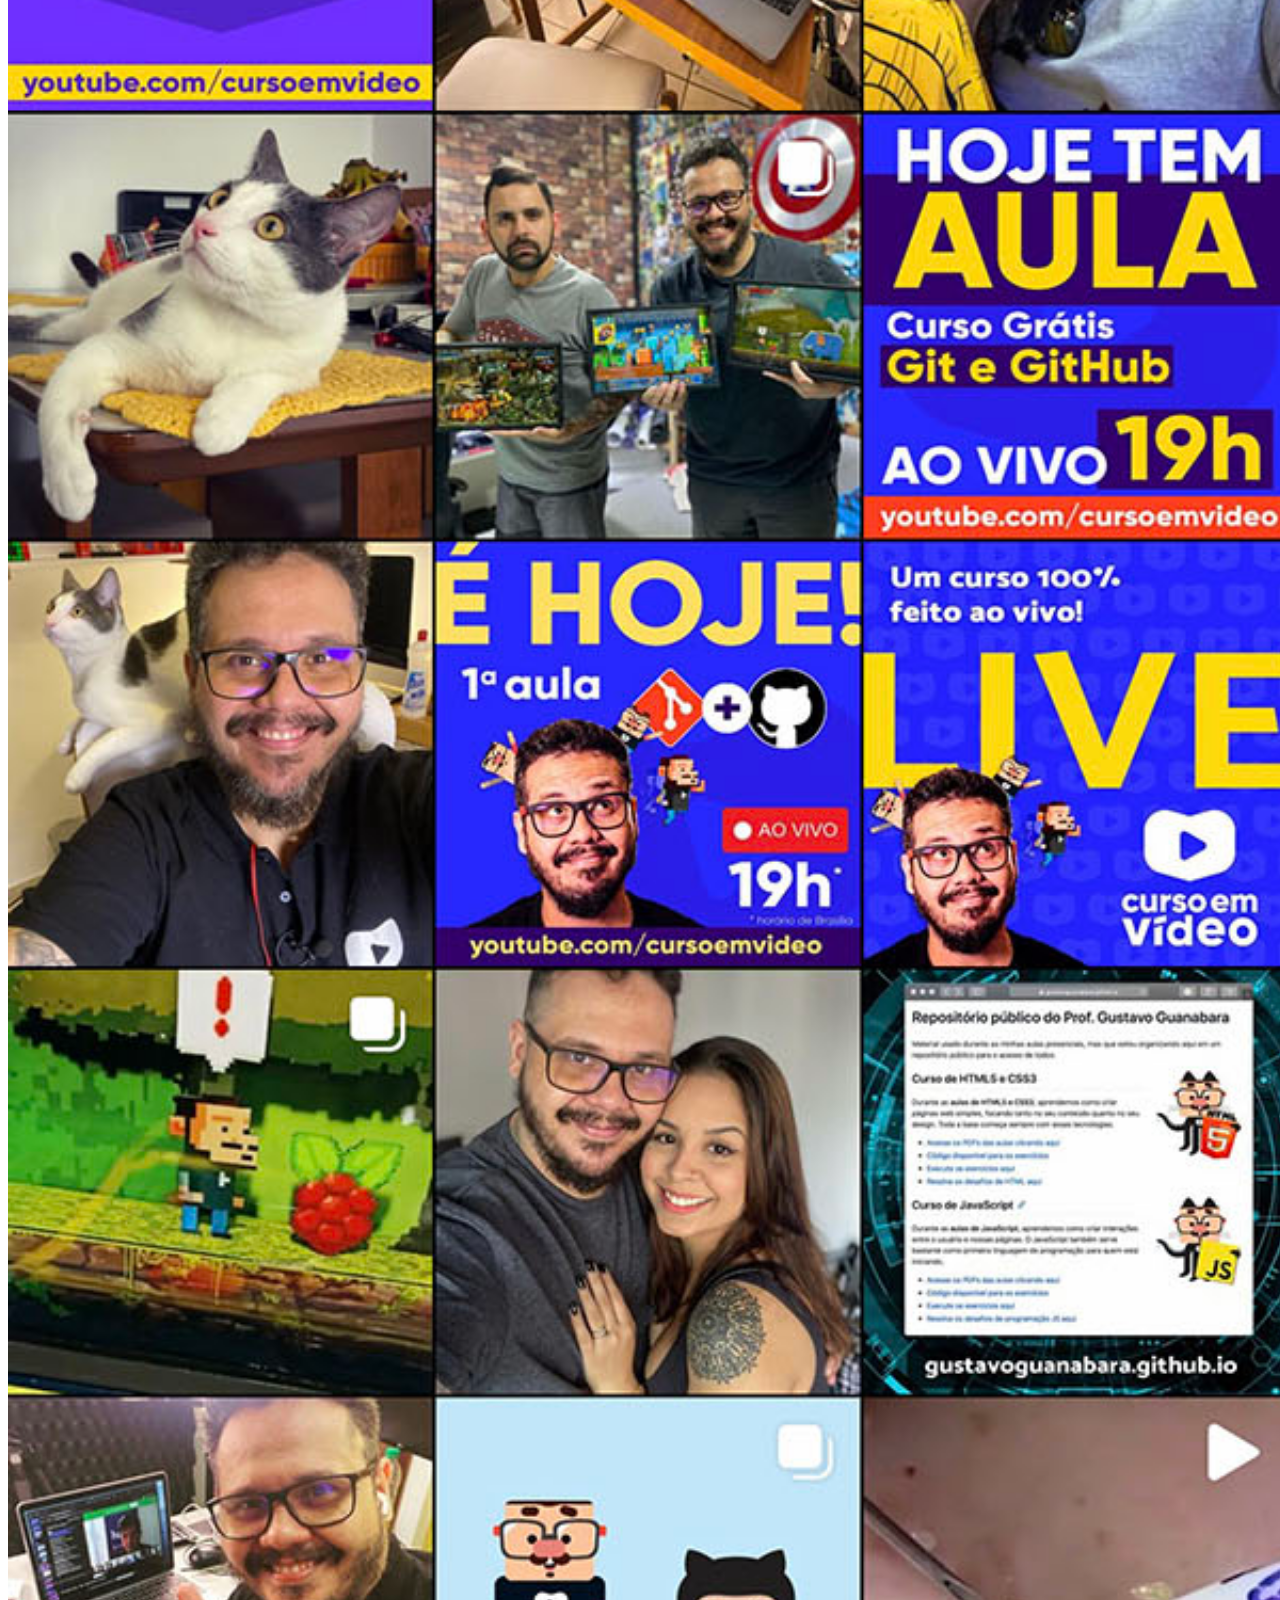
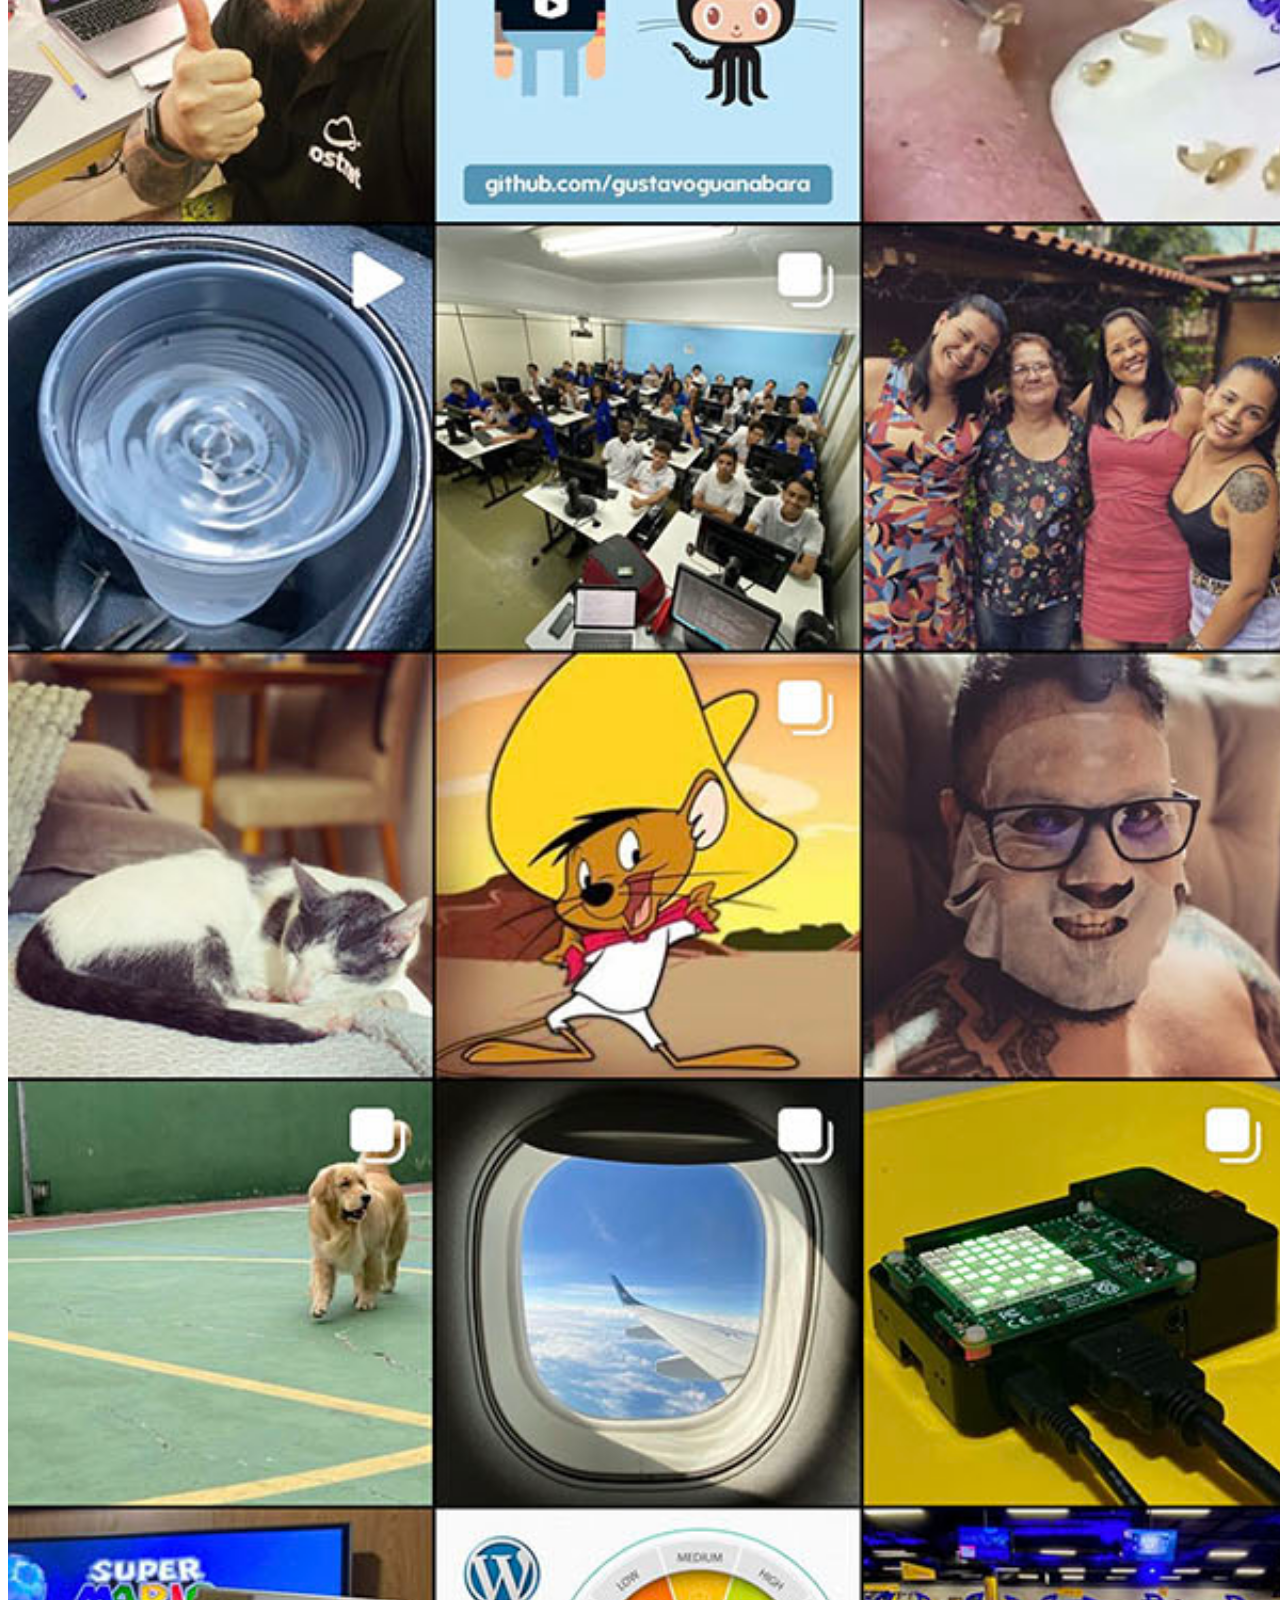
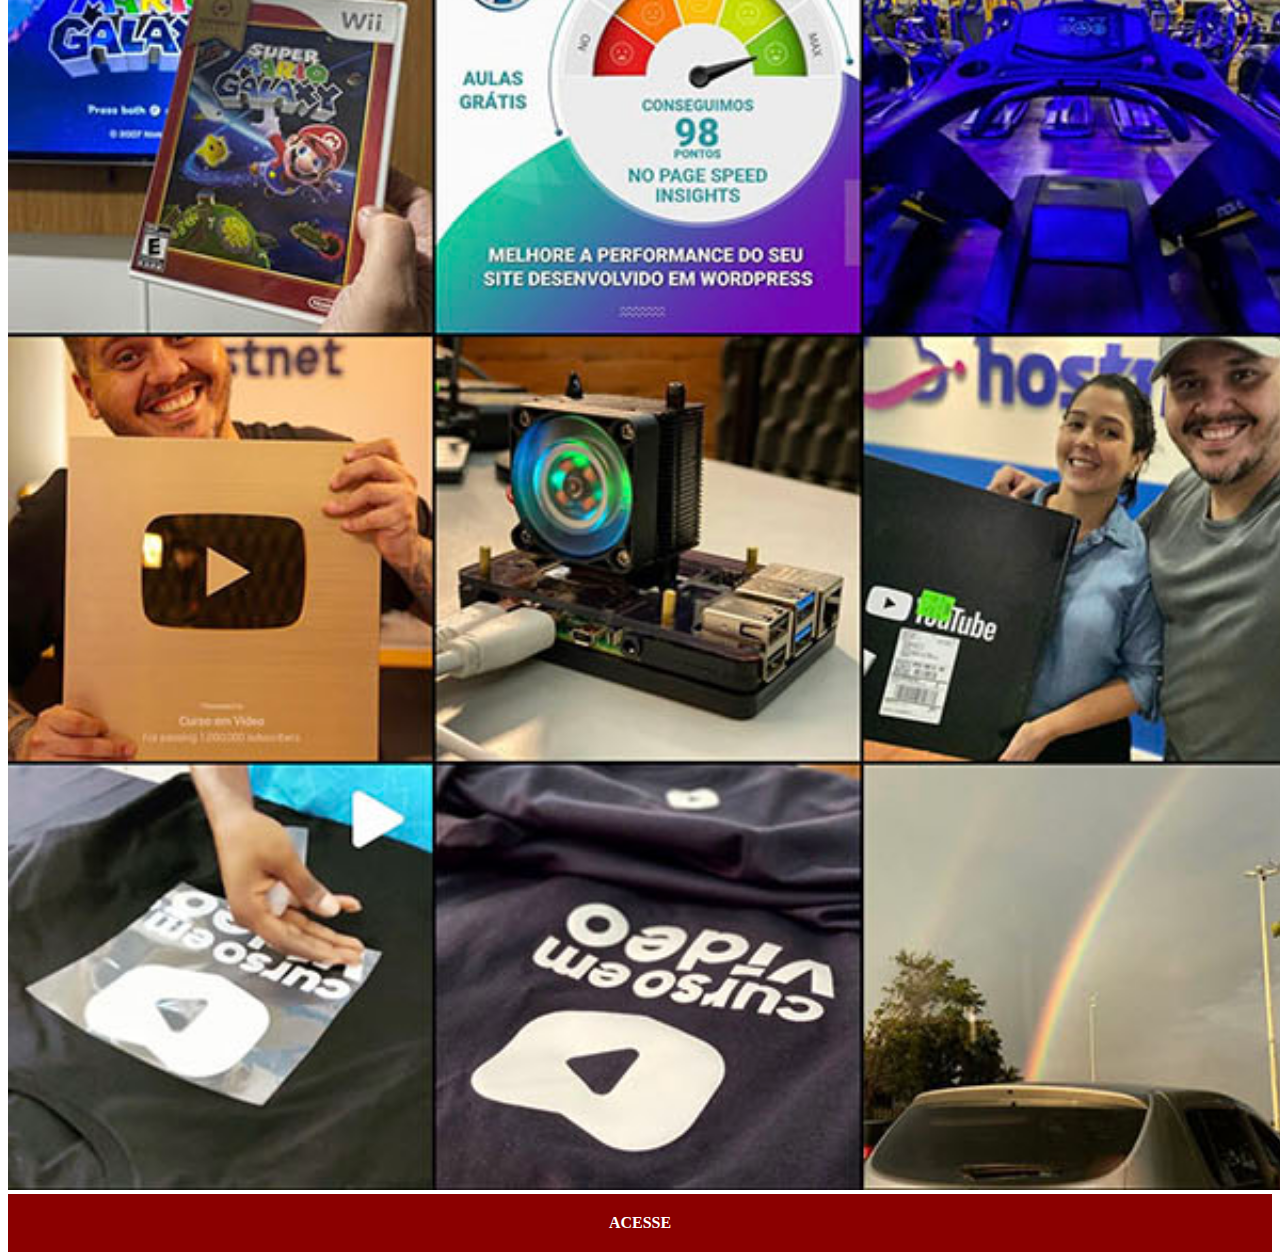
<file: instagram.html>
<!DOCTYPE html>
<html lang="pt-br">
<head>
    <meta charset="UTF-8">
    <meta name="viewport" content="width=device-width, initial-scale=1.0">
    <title>Instagram</title>
    <link rel="stylesheet" href="estilos/social.css">
</head>
<body>
    <img src="imagens/tela-instagram.jpg" alt="Instagram">
    <a href="https://www.instagram.com/gustavoguanabara/" target="_blank">ACESSE</a>
    
</body>
</html>
</file>
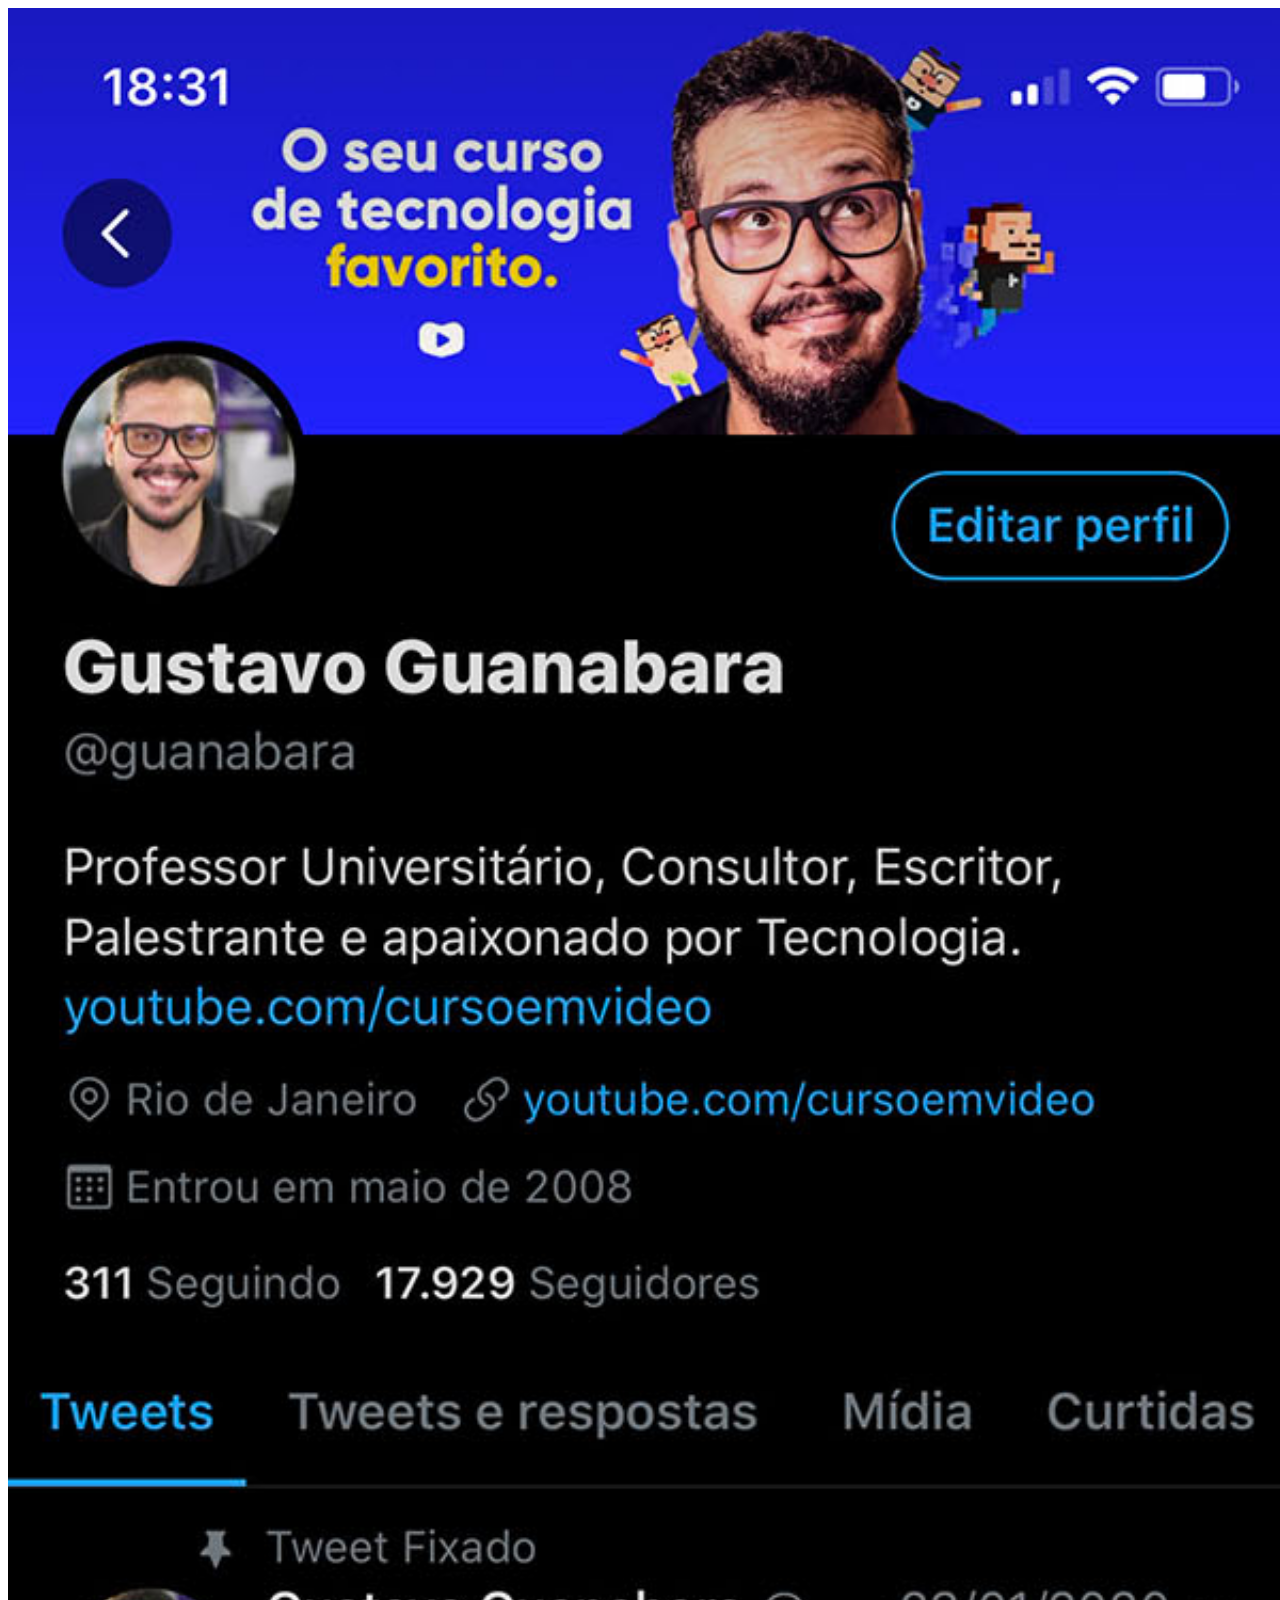
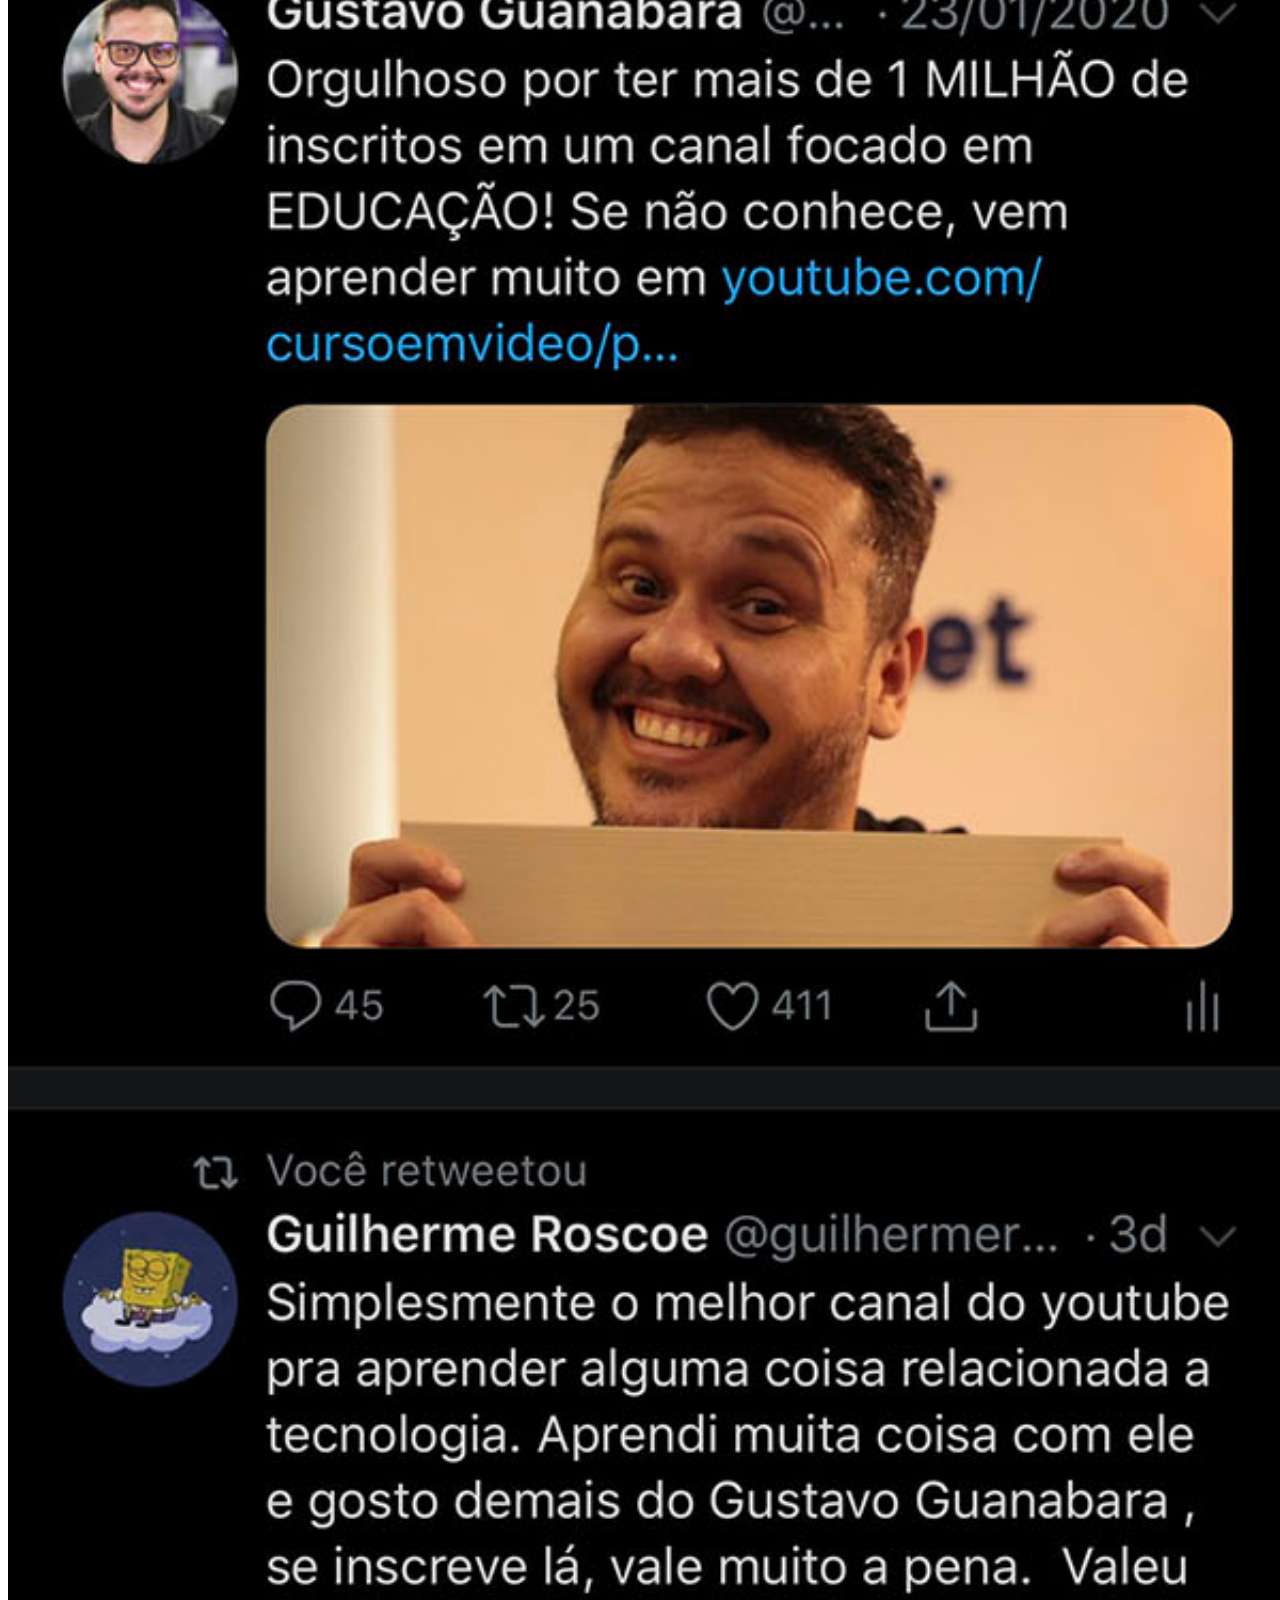
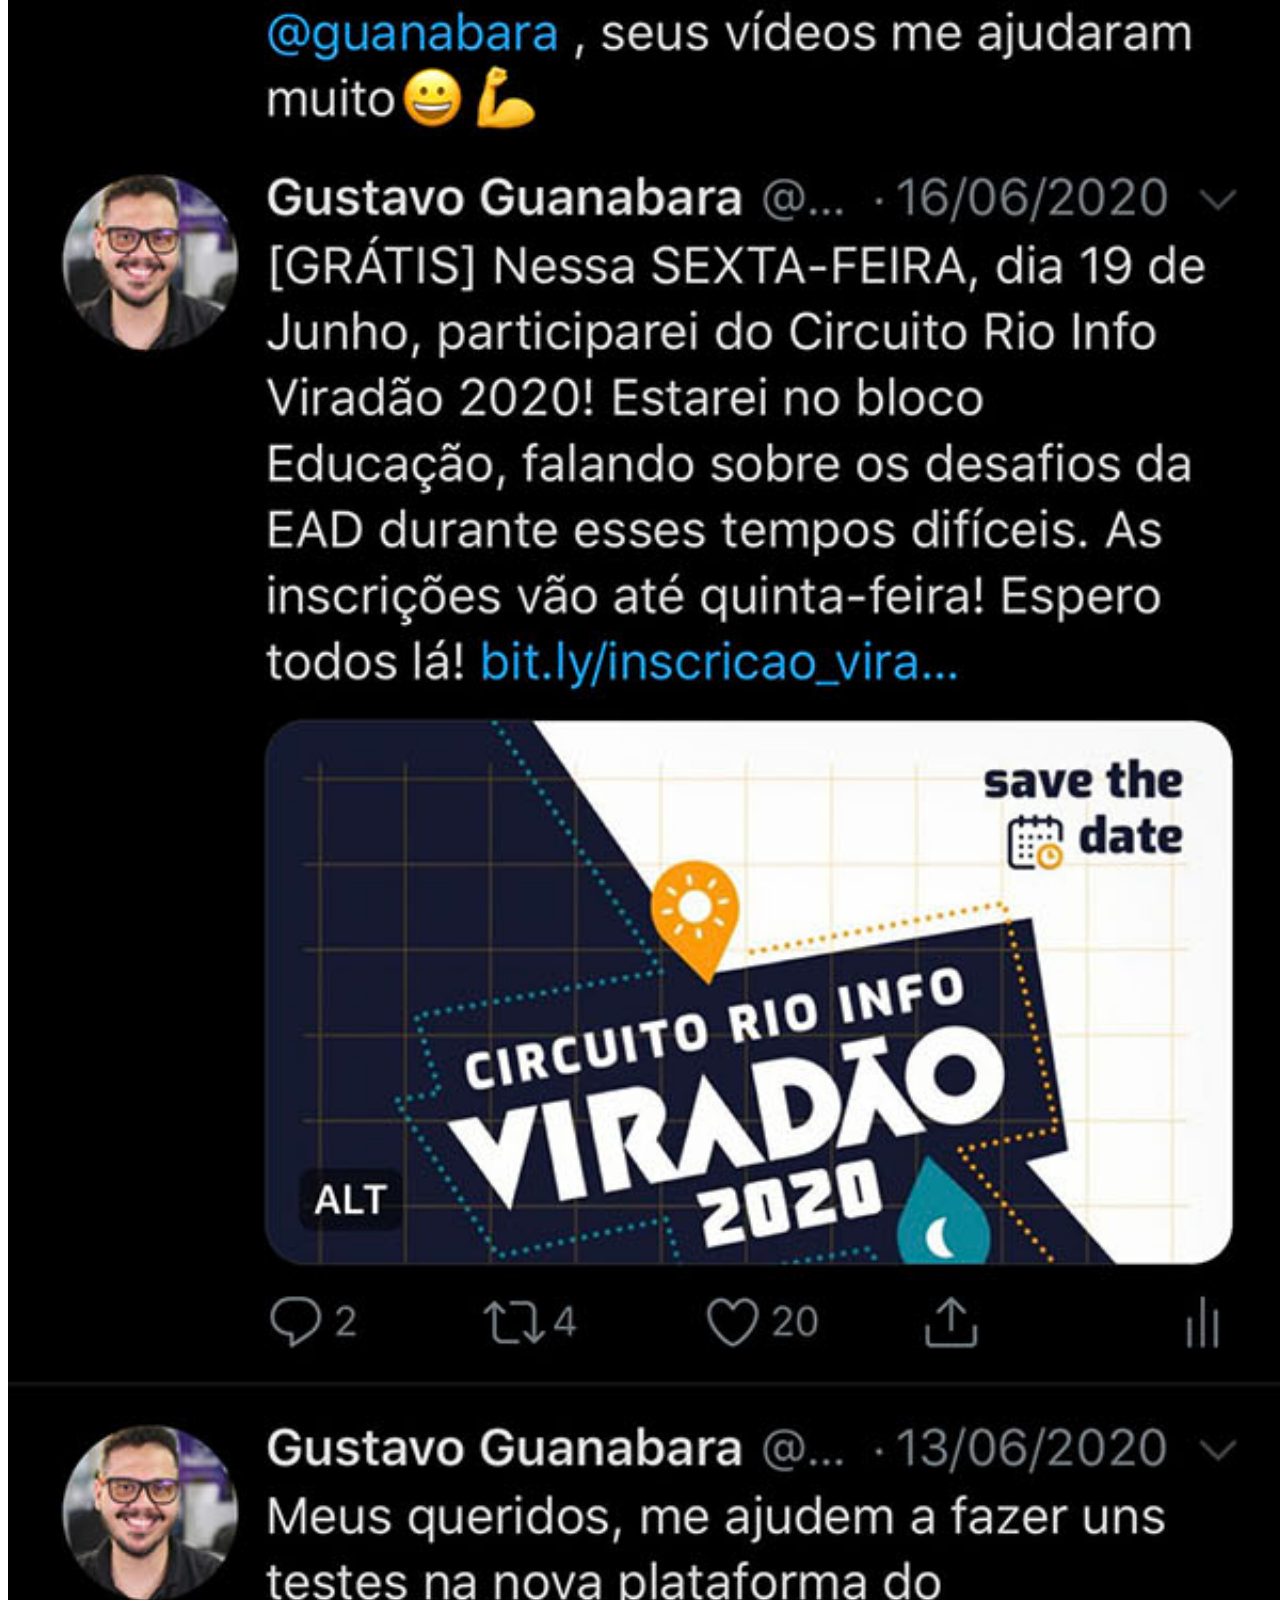
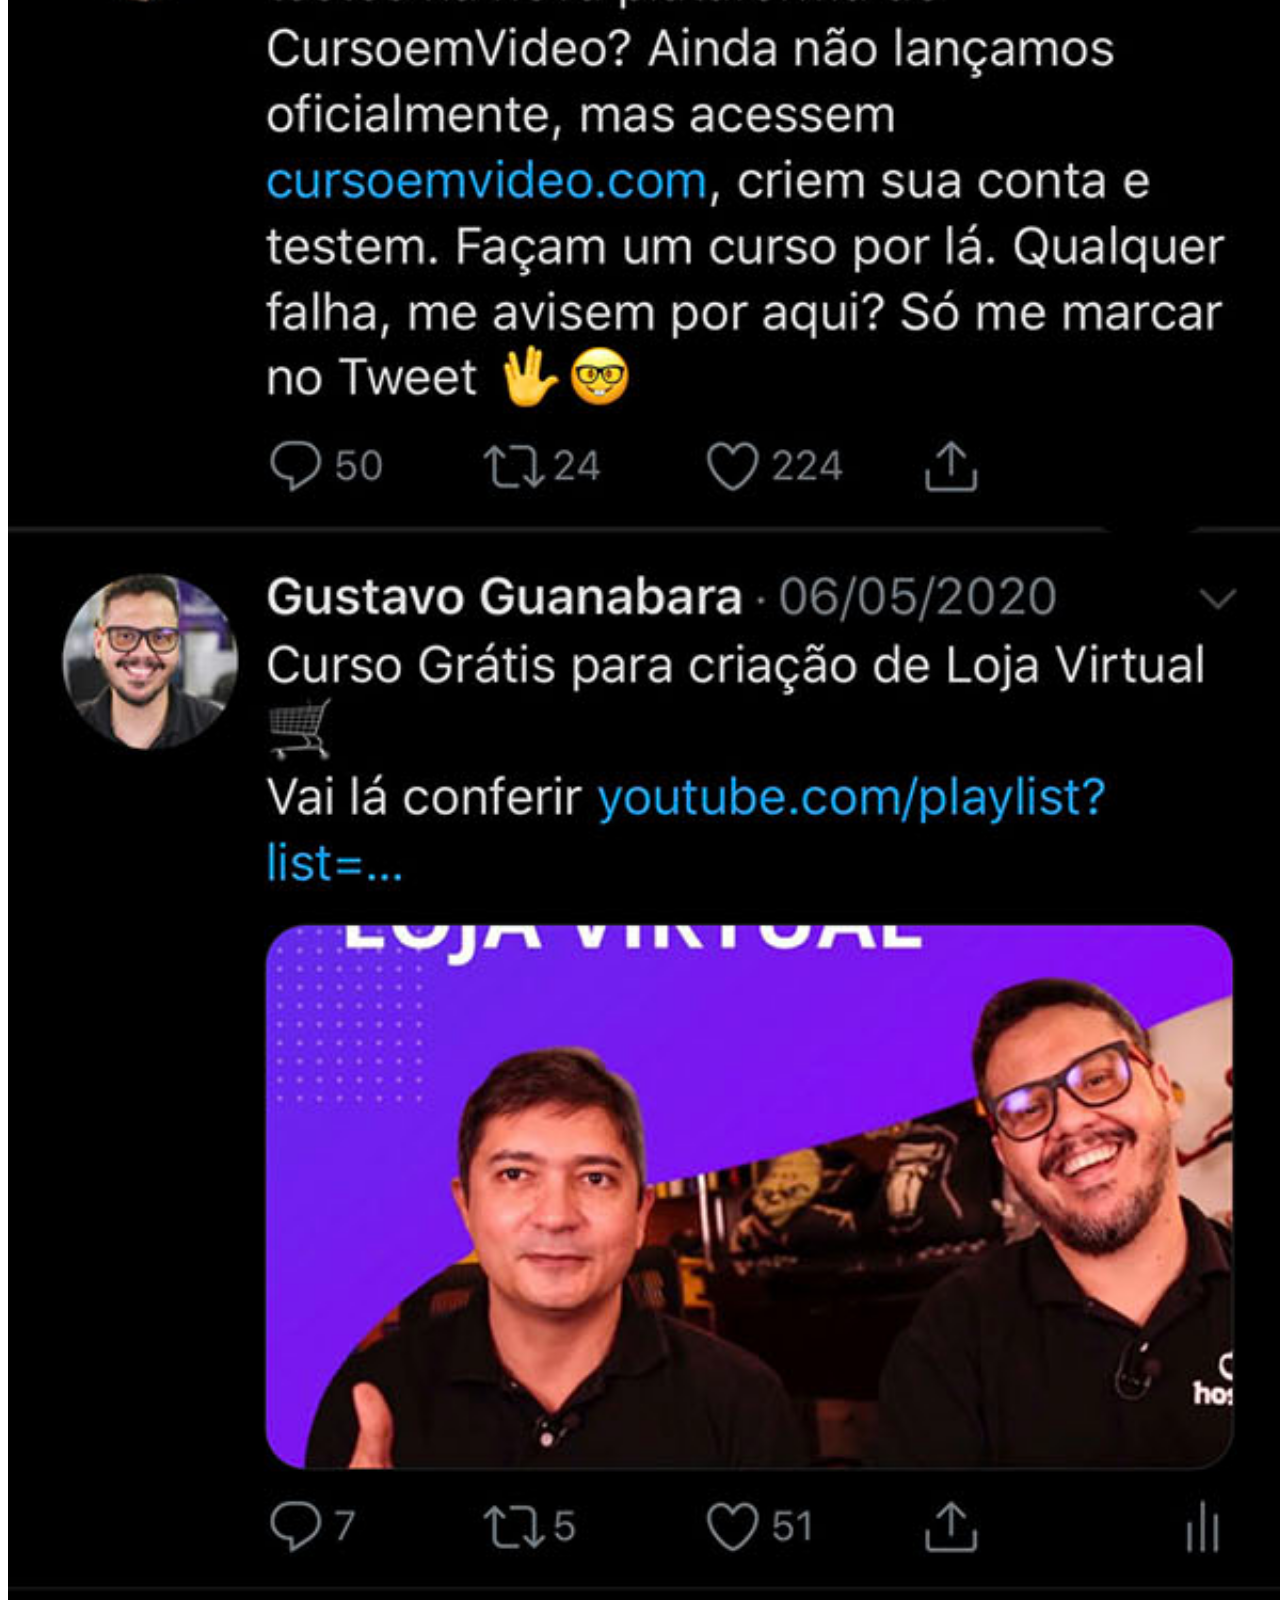
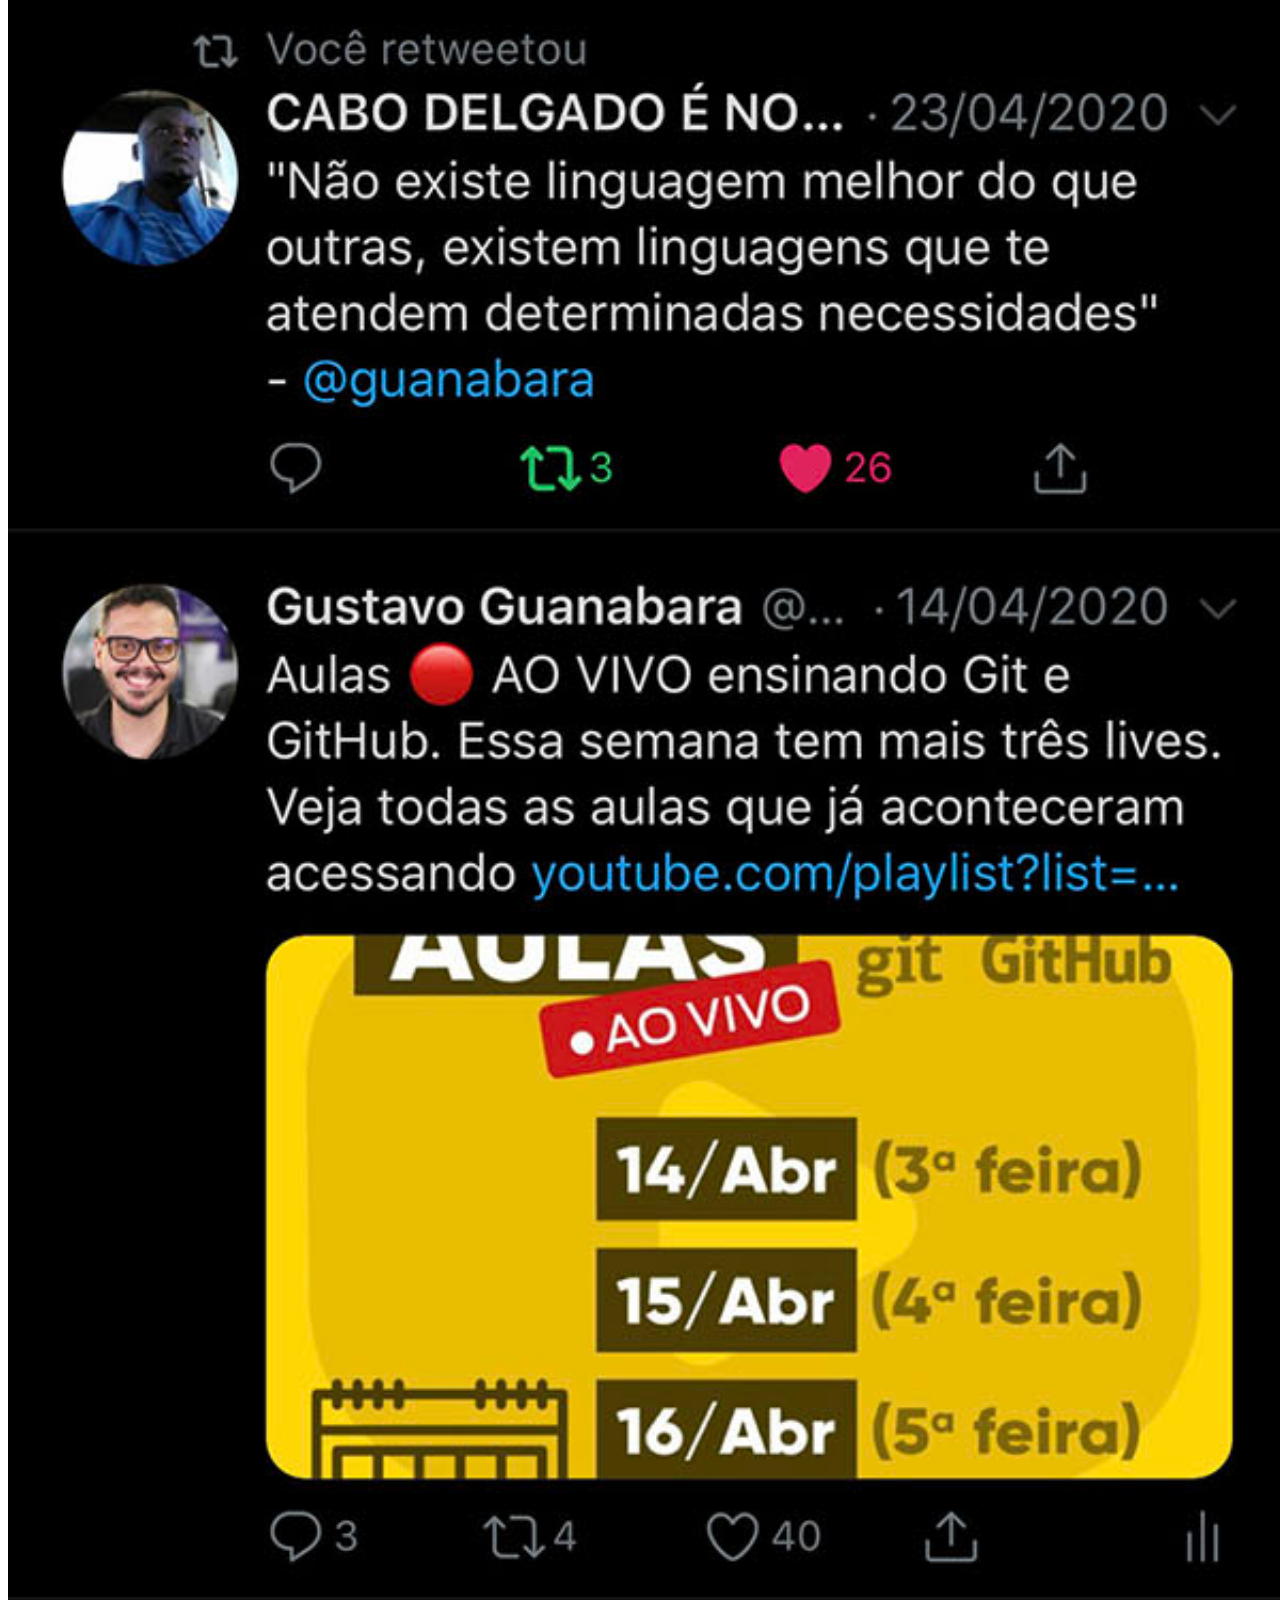
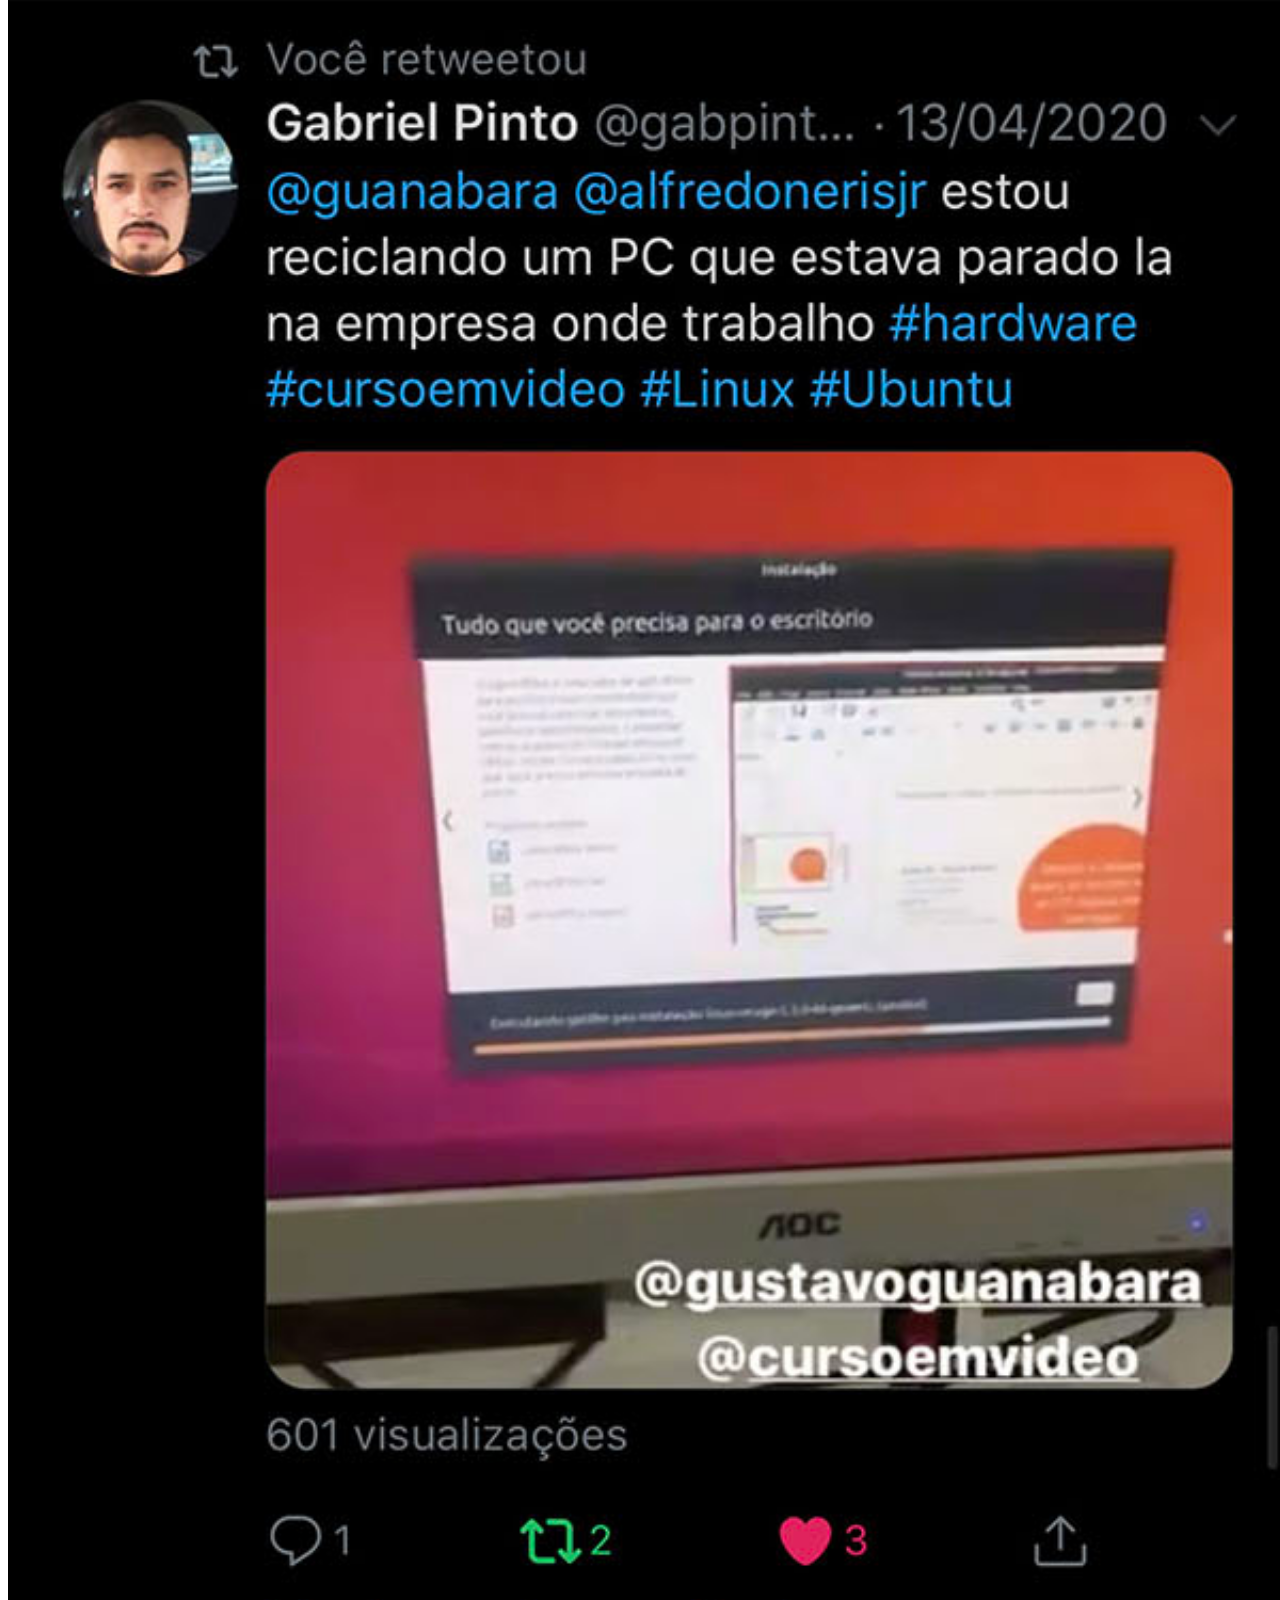
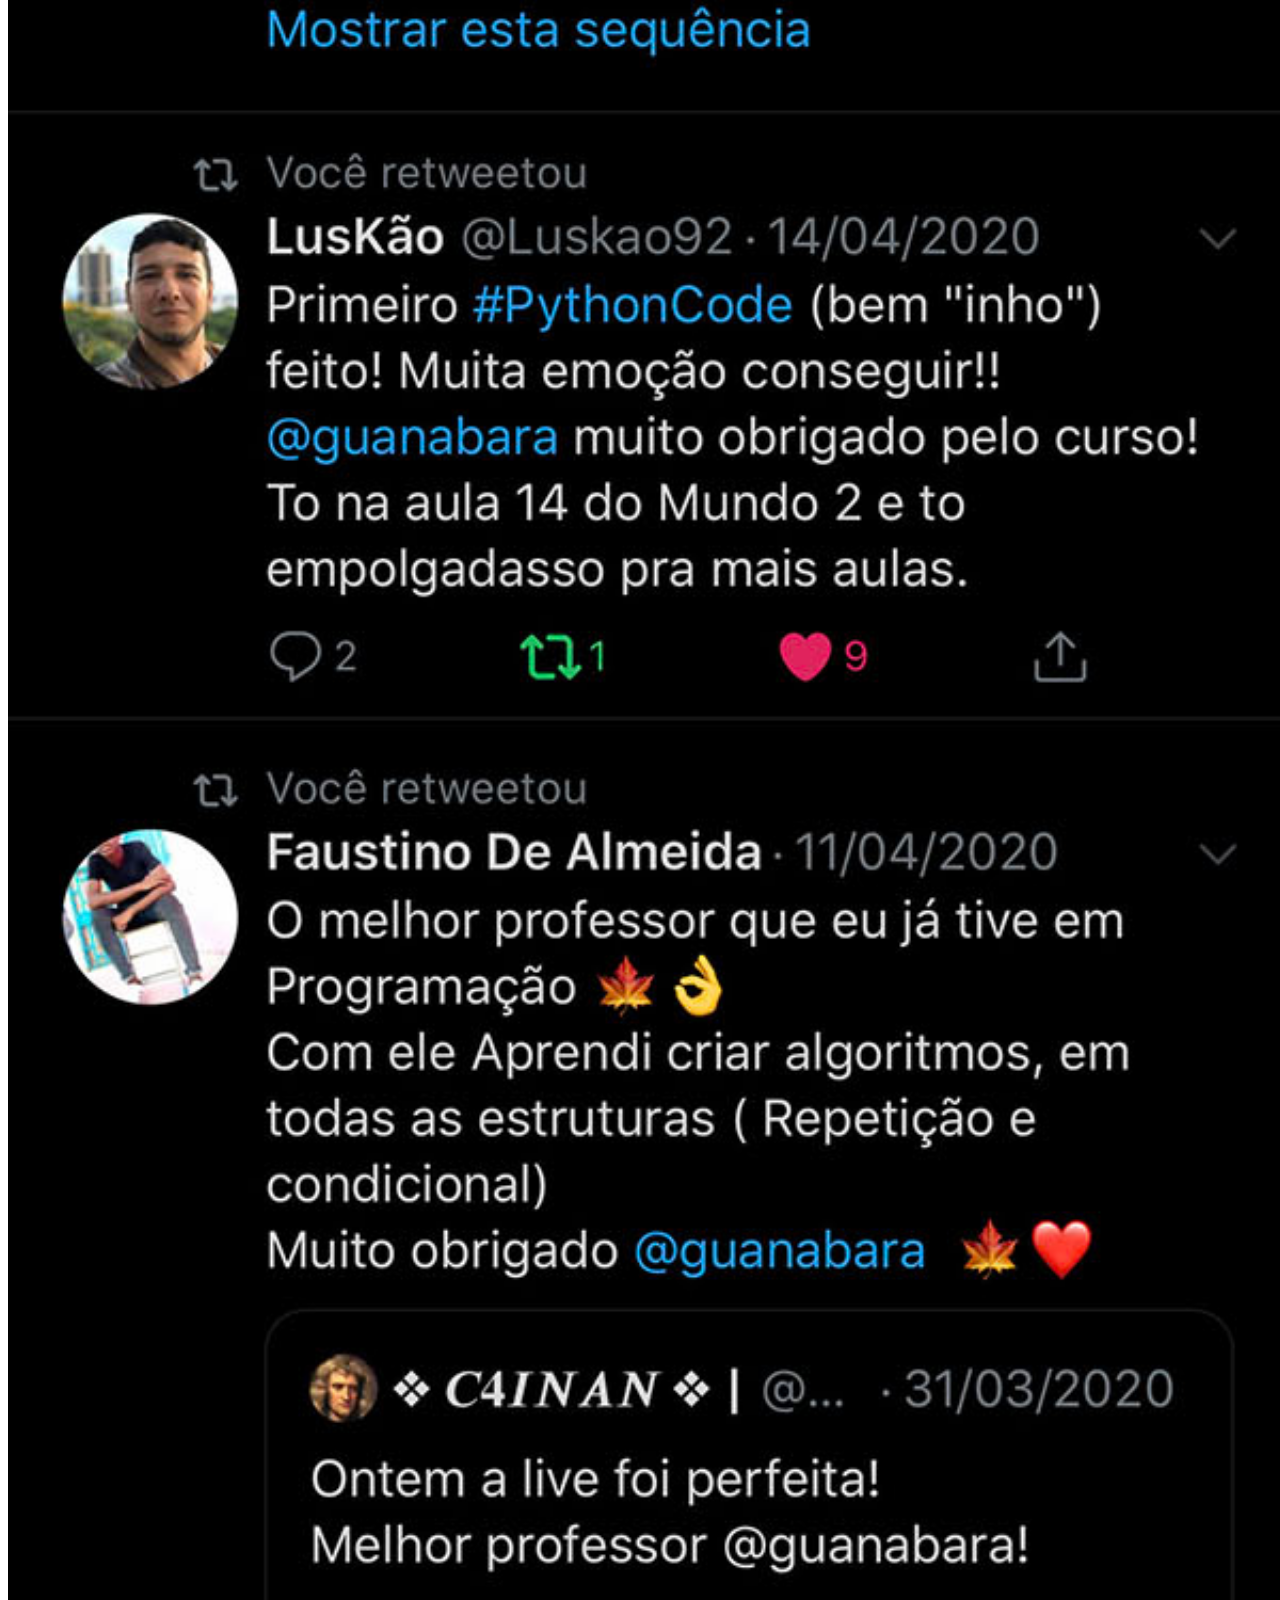
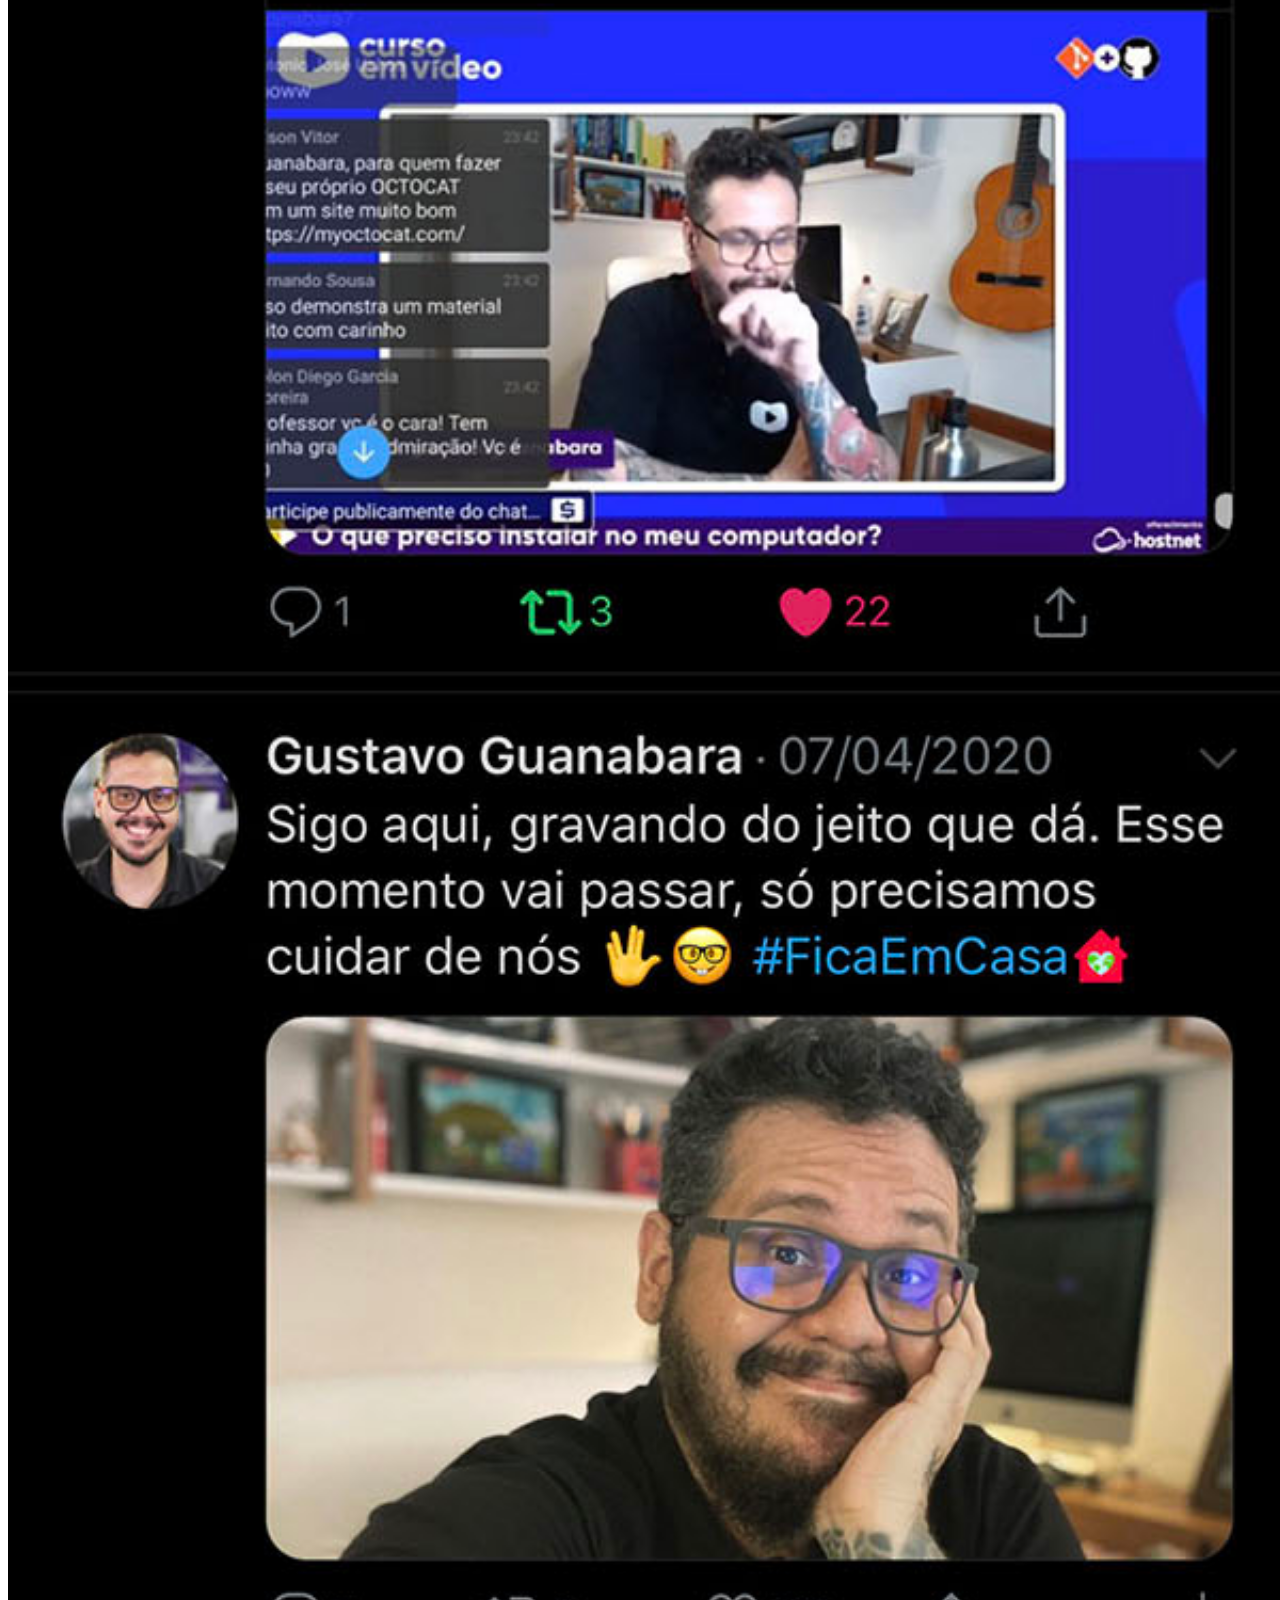
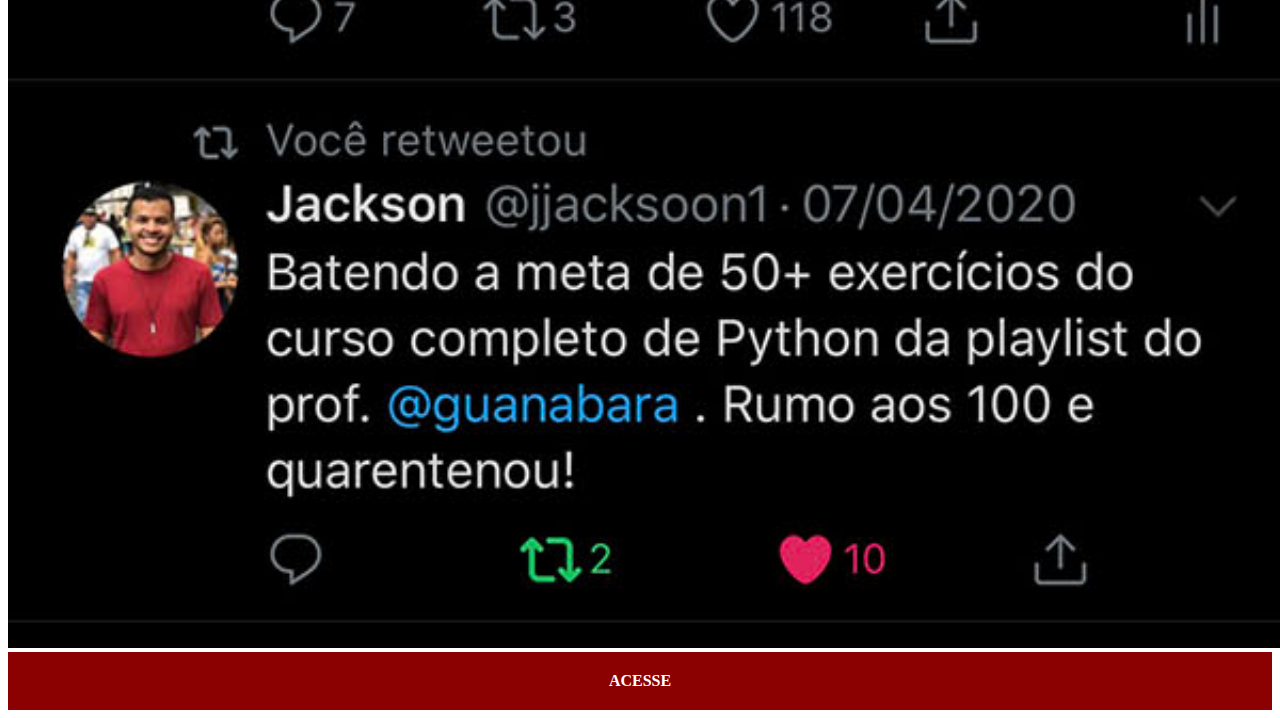
<file: twiter.html>
<!DOCTYPE html>
<html lang="pt-br">
<head>
    <meta charset="UTF-8">
    <meta name="viewport" content="width=device-width, initial-scale=1.0">
    <title>Twitter</title>
    <link rel="stylesheet" href="estilos/social.css">
</head>
<body>
    <img src="imagens/tela-twitter.jpg" alt="Twitter">
    <a href="https://x.com/guanabara" target="_blank">ACESSE</a>
    
</body>
</html>
</file>
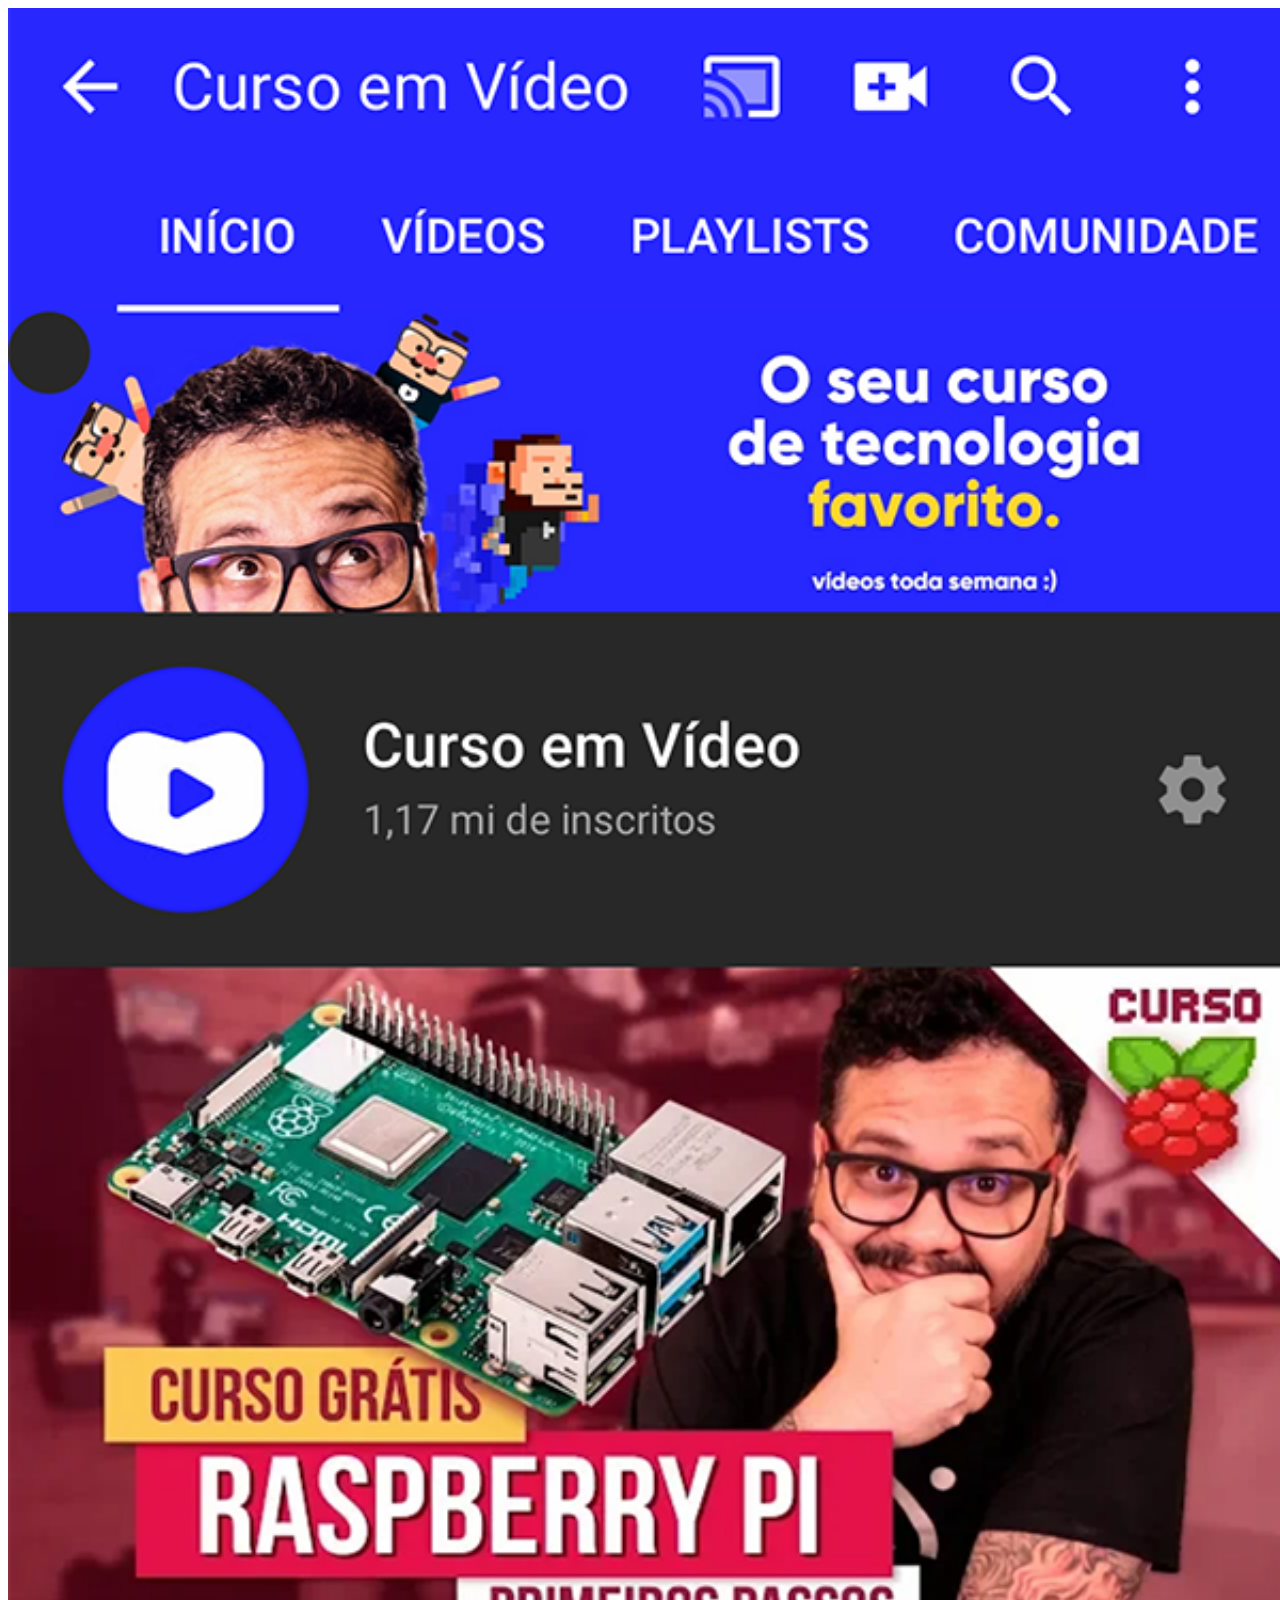
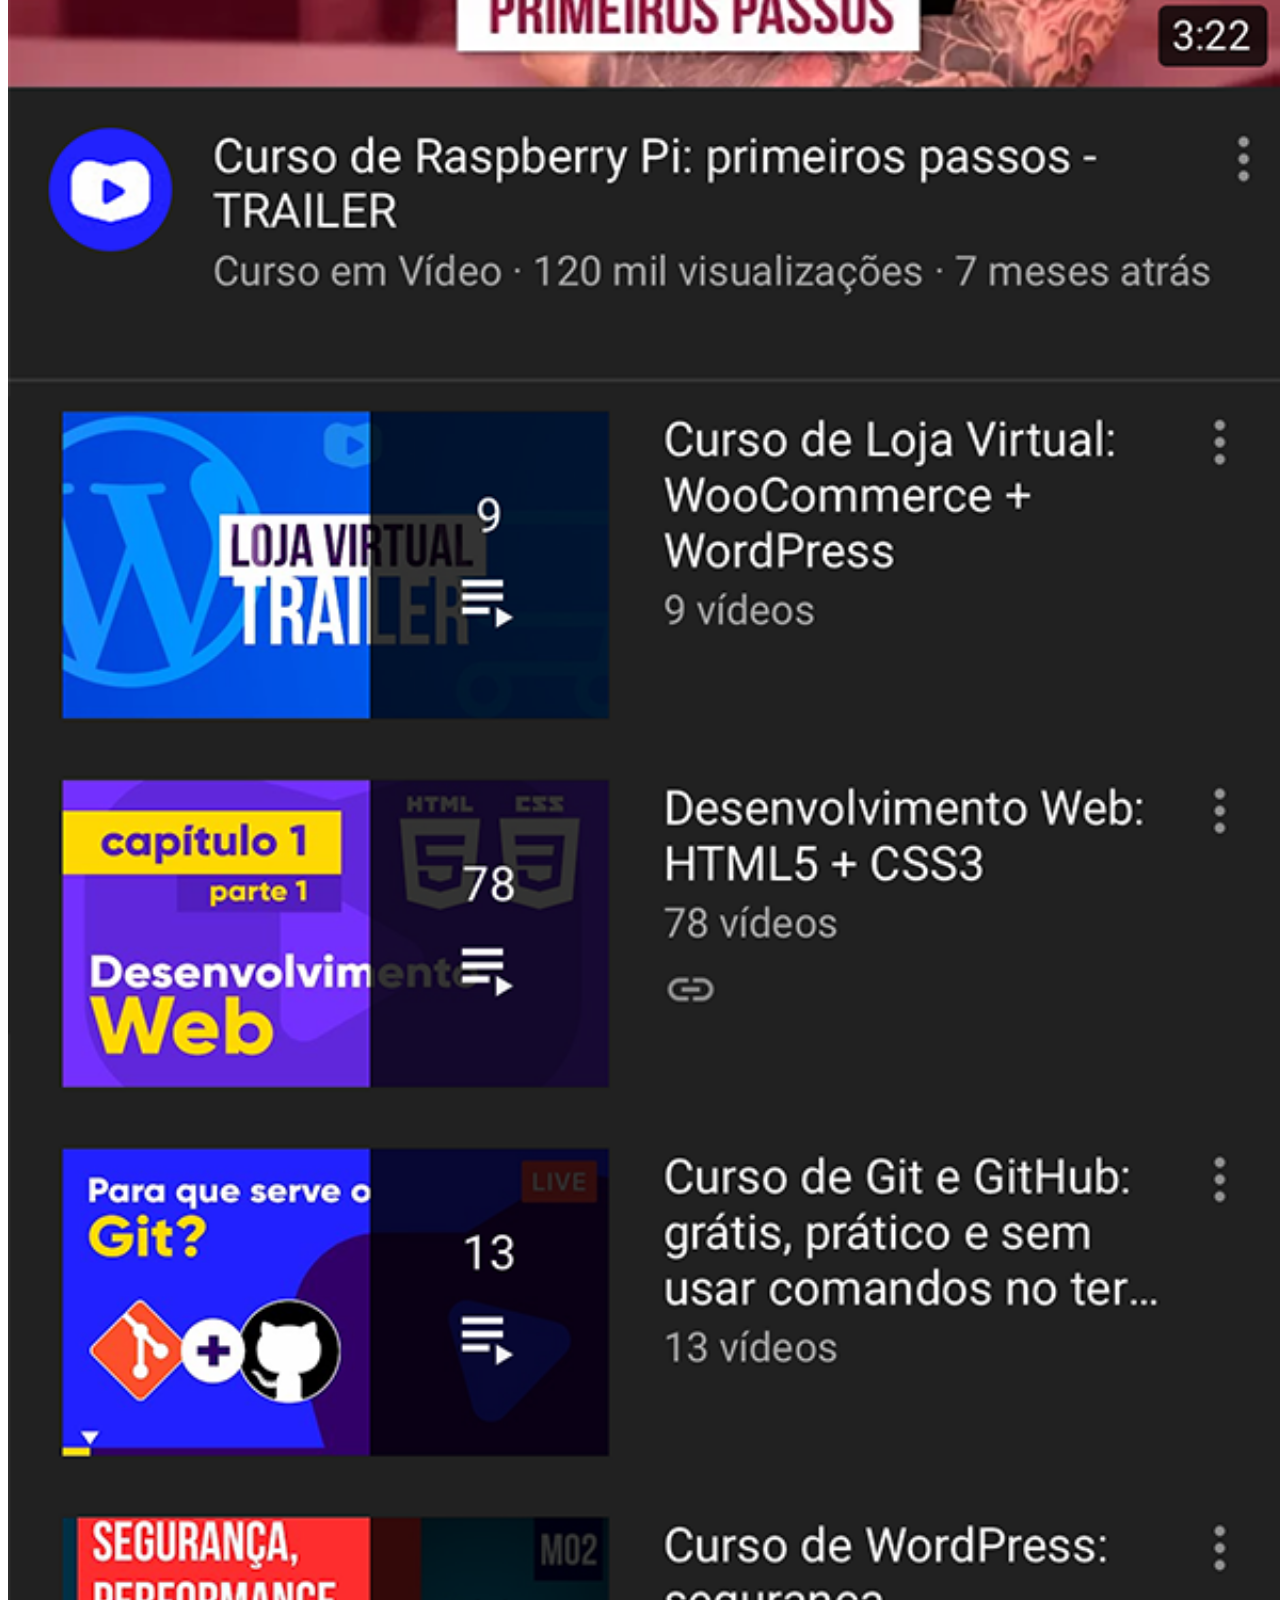
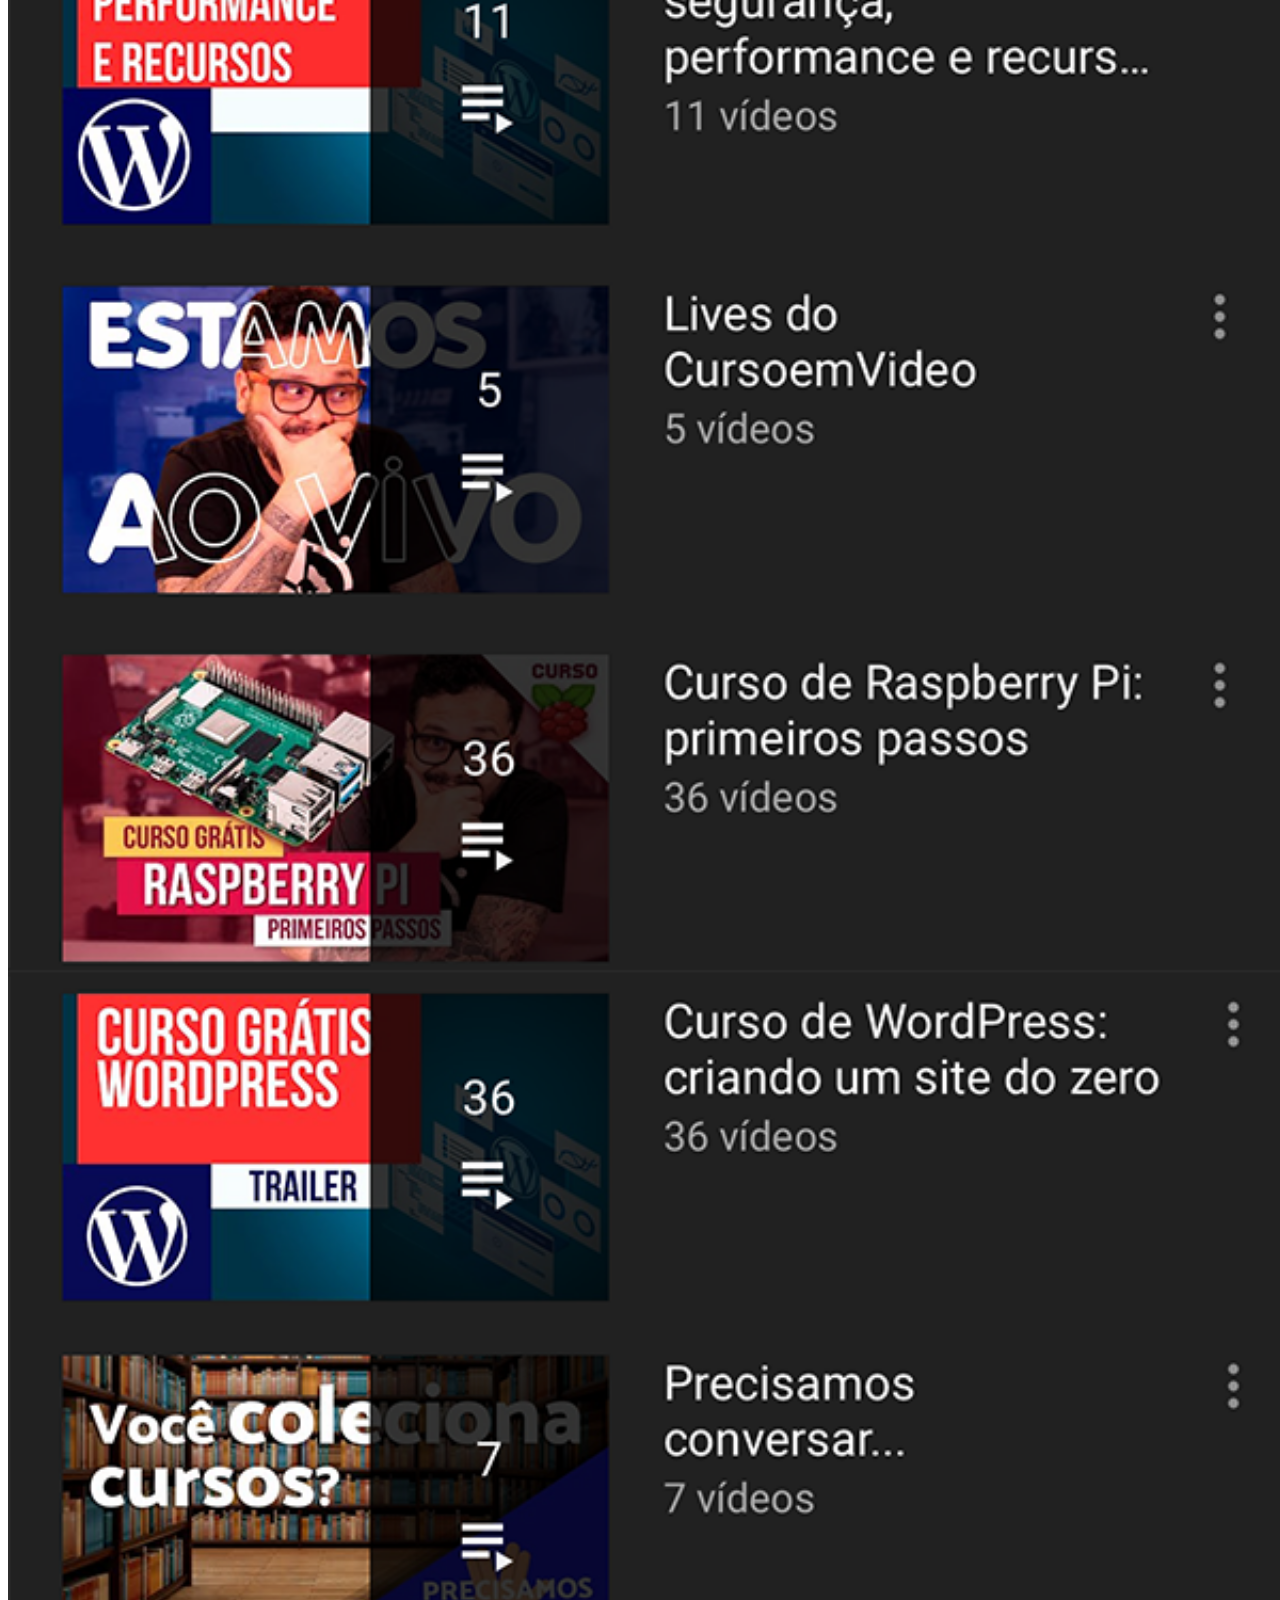
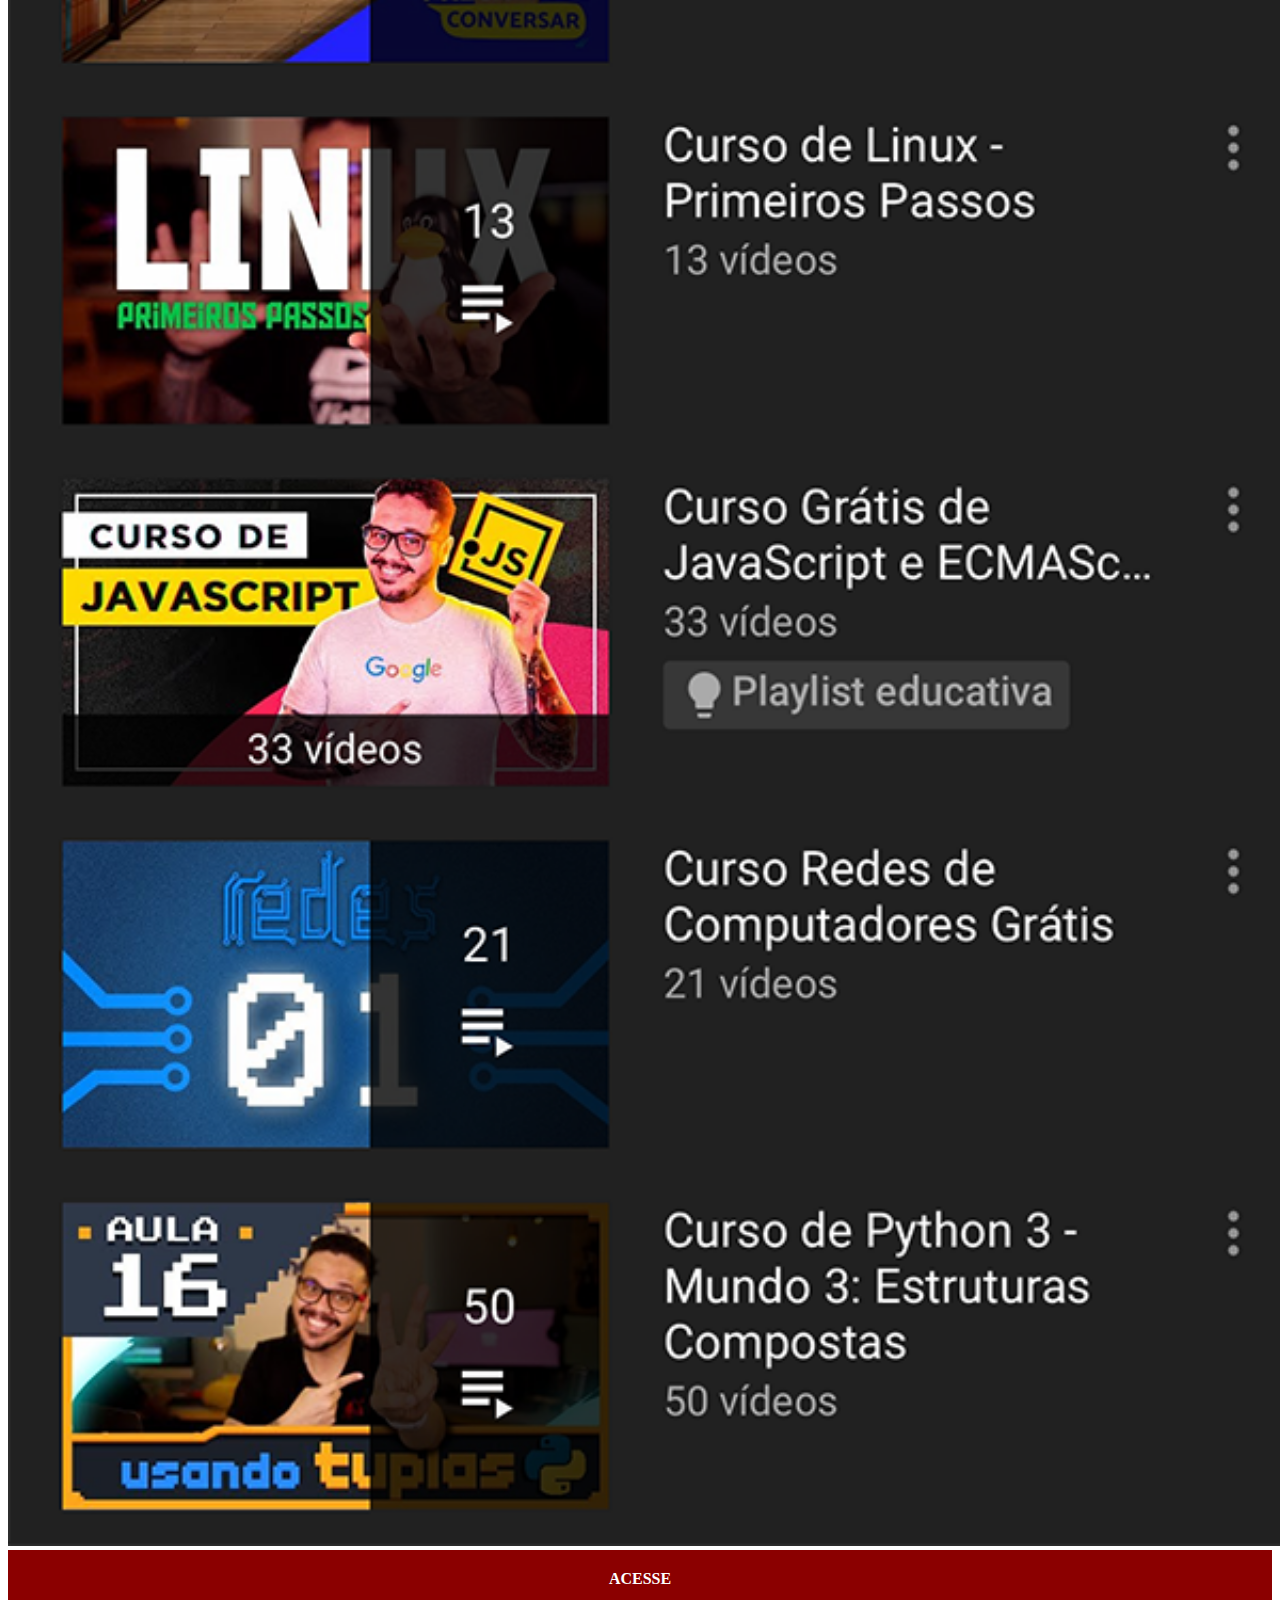
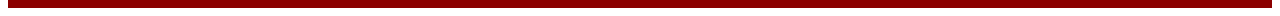
<file: youtubr.html>
<!DOCTYPE html>
<html lang="pt-br">
<head>
    <meta charset="UTF-8">
    <meta name="viewport" content="width=device-width, initial-scale=1.0">
    <title>YouTube</title>
    <link rel="stylesheet" href="estilos/social.css">
   
</head>
<body>
    <img src="imagens/tela-youtube.png" alt="YouTube">
    <a href="https://www.cursoemvideo.com/">ACESSE</a>
    
</body>
</html>
</file>
<file: estilos/style.css>
@charset "UTF-8";

* {
    margin: 0px;
    padding: 0px;
    font-family: Arial, Helvetica, sans-serif;
}

html, body {
    height: 100vh;
    width: 100vw;
    background-color: black;
}

body {
    background: url('../imagens/fundo-madeira.jpg') no-repeat top center;
    background-size: cover;
    background-attachment: fixed;
}

main {
    position: relative;
    height: 100vh;    
}

section#telefone {
    position: absolute;
    top: 50%;
    left: 50%;
    transform: translate(-50%, -50%);

    height: 627px;
    width: 311px;
    background: url('../imagens/frame-iphone.png') no-repeat;
}

iframe#tela {   /*posicionamento o background dentro da tela*/
    position: relative;
    top: 80px;
    left: 22px;
    width: 267px;
    height: 471px;
}

section#redes-sociais { /*Posicionar os botões do lada direito*/
    text-align: right;
}

section#redes-sociais img {
    width: 50px;
    margin: 10px;
    border-radius: 50%;
    box-shadow: 2px 2px 5px rgba(0, 0, 0, 0.400);
    box-sizing: border-box;  /*para o conteúdo fazer parte da caixa*/
}

section#redes-sociais img:hover {
    border: 2px solid rgba(255, 255, 255, 0.637);
    transform: translate(-3px, -3px); /*para mexer o botão zinho*/
    box-shadow: 5px 5px 10px rgba(0, 0, 0, 0.623);
    transition: tranform .3s, border 1s; /*Pra transformação aparecder em 1/3 de segundos e a borda em 1s*/
}
</file>
<file: estilos/social.css>
@charset "UTF-8";

<style>
* {
    margin: 0px;
    padding: 0PX;
    font-family: Arial, Helvetica, sans-serif;
}

::-webkit-scrollbar {   /*Para ocultar a barra de rolagem*/
    width: 0px;
    height: 0px;
}
img {
    width: 100vw;
}
a {
    display: block;
    background-color: darkred;
    color: white;
    padding: 20px;
    text-align: center;
    font-weight: bold;
    text-decoration: none;      
}

a:hover {   /*Para quando passar o mouse em ACESSE mudar de cor*/
    background-color: red;
}
</style>
</file>
